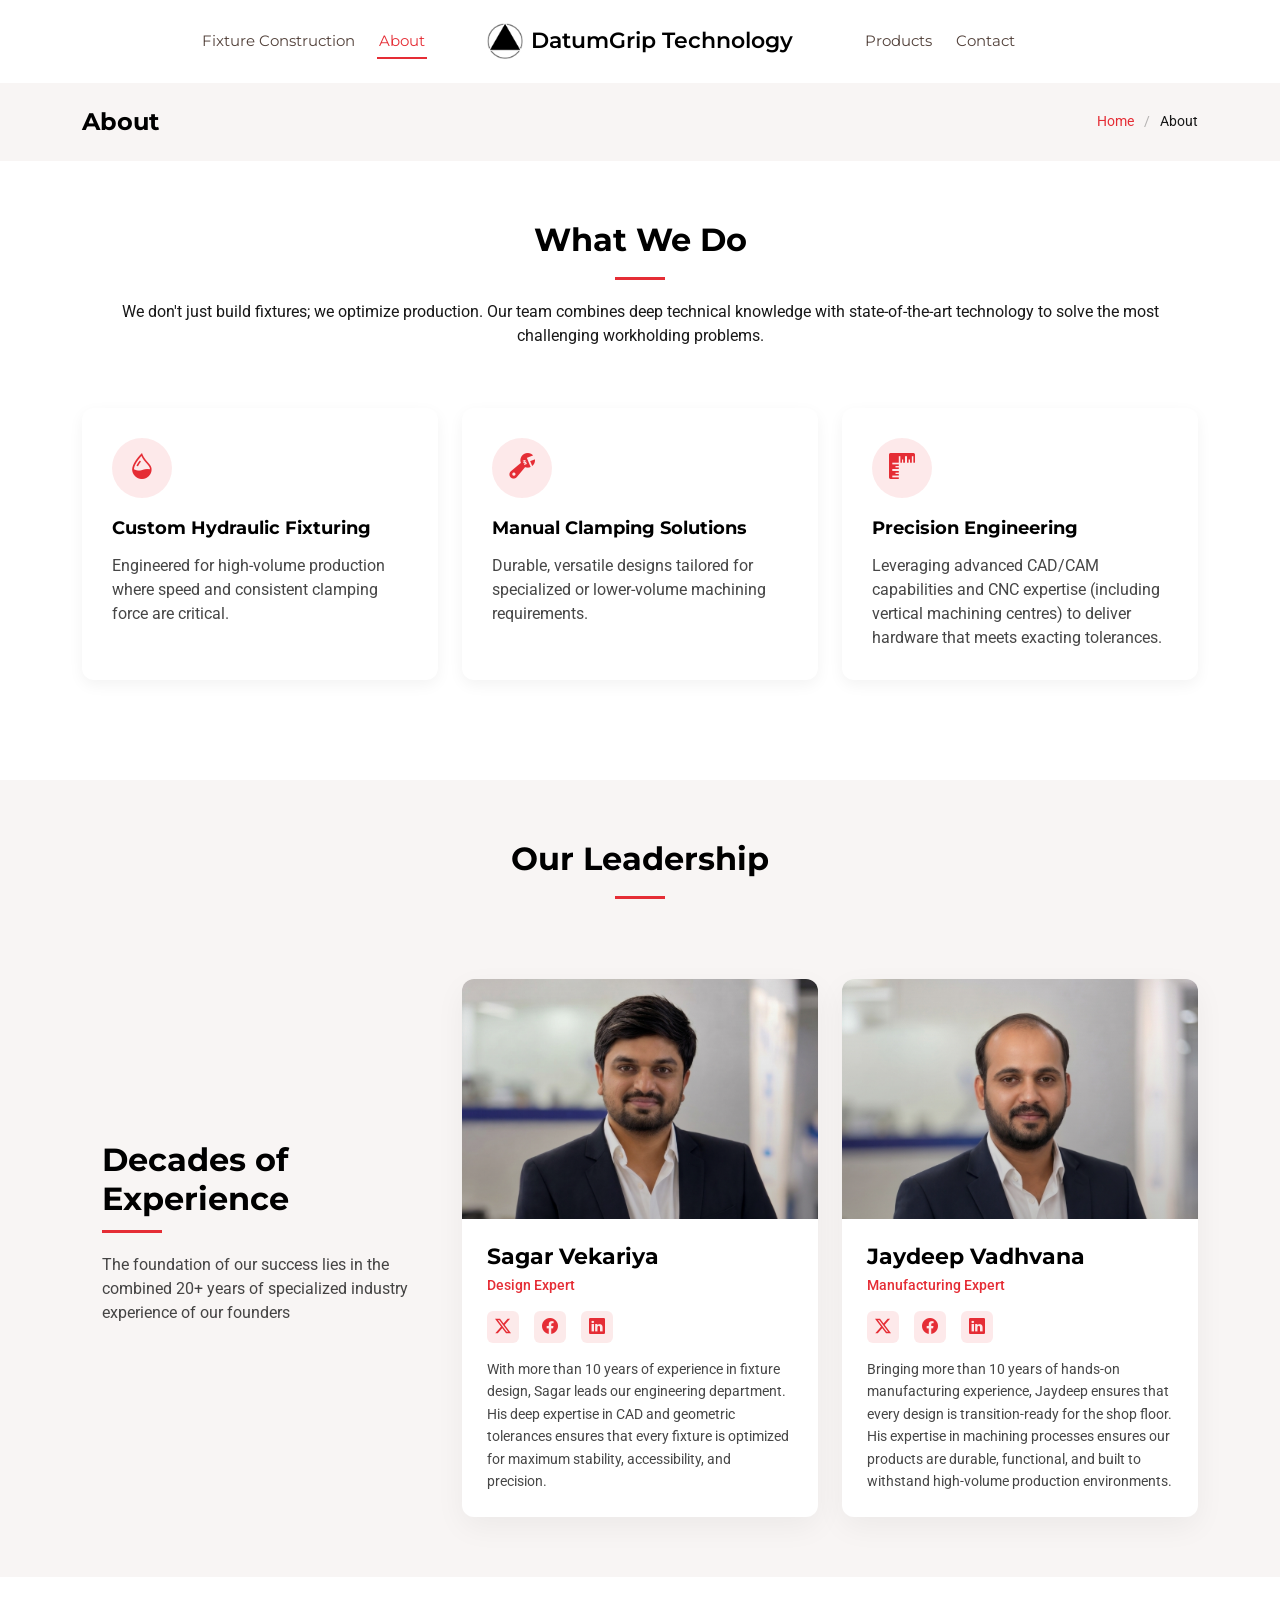
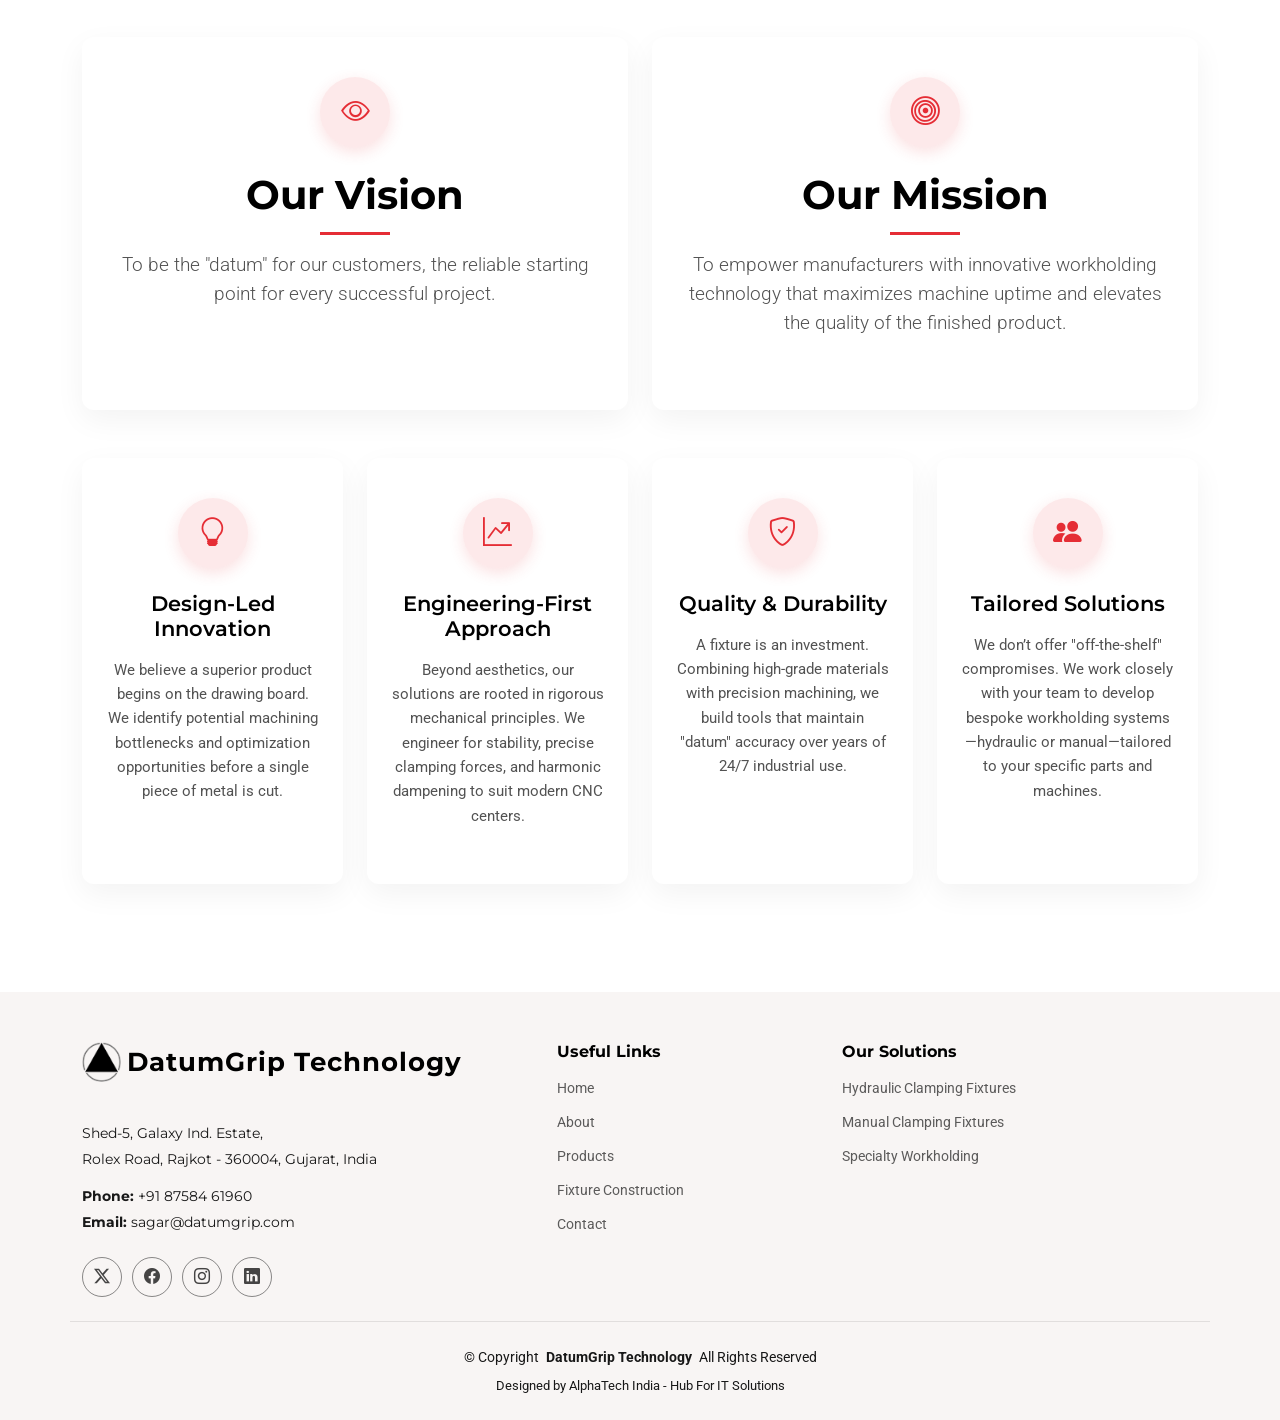
<file: about.html>
<!doctype html>
<html lang="en">
  <head>
    <meta charset="utf-8" />
    <meta content="width=device-width, initial-scale=1.0" name="viewport" />
    <title>About - DatumGrip Technology</title>
    <meta name="description" content="" />
    <meta name="keywords" content="" />

    <!-- Favicons -->
    <link href="assets/images/favicon.png" rel="icon" />
    <link href="assets/images/favicon.png" rel="apple-touch-icon" />


    <!-- Fonts -->
    <link href="https://fonts.googleapis.com" rel="preconnect" />
    <link href="https://fonts.gstatic.com" rel="preconnect" crossorigin />
    <link
      href="https://fonts.googleapis.com/css2?family=Roboto:ital,wght@0,100;0,300;0,400;0,500;0,700;0,900;1,100;1,300;1,400;1,500;1,700;1,900&family=Montserrat:ital,wght@0,100;0,200;0,300;0,400;0,500;0,600;0,700;0,800;0,900;1,100;1,200;1,300;1,400;1,500;1,600;1,700;1,800;1,900&family=Raleway:ital,wght@0,100;0,200;0,300;0,400;0,500;0,600;0,700;0,800;0,900;1,100;1,200;1,300;1,400;1,500;1,600;1,700;1,800;1,900&display=swap"
      rel="stylesheet"
    />

    <!-- Vendor CSS Files -->
    <link href="assets/vendor/bootstrap/css/bootstrap.min.css" rel="stylesheet" />
    <link href="assets/vendor/bootstrap-icons/bootstrap-icons.css" rel="stylesheet" />
    <link href="assets/vendor/aos/aos.css" rel="stylesheet" />
    <link href="assets/vendor/swiper/swiper-bundle.min.css" rel="stylesheet" />

    <!-- Main CSS File -->
    <link href="assets/css/main.css" rel="stylesheet" />
  </head>

  <body class="about-page">
    <header id="header" class="header d-flex align-items-center sticky-top">
      <div class="container-fluid container-xl position-relative header-inner d-flex align-items-center">
        <nav id="navmenu" class="navmenu">
          <div class="navmenu-panels">
            <ul class="nav-left">
              <li><a href="fixture-construction.html">Fixture Construction</a></li>
              <li><a href="about.html" class="active">About</a></li>
            </ul>
            <a href="index.html" class="logo d-flex align-items-center">
              <!-- Uncomment the line below if you also wish to use an image logo -->
              <!-- <img src="assets/img/logo.webp" alt=""> -->
              <img src="assets/images/logo.png" alt="DatumGrip Technology logo" />
              <h1 class="sitename">DatumGrip Technology</h1>
            </a>
            <ul class="nav-right">
              <li><a href="products.html">Products</a></li>
              <li><a href="contact.html">Contact</a></li>
            </ul>
          </div>
          <i class="mobile-nav-toggle d-xl-none bi bi-list"></i>
        </nav>
      </div>
    </header>

    <main class="main">
      <!-- Page Title -->
      <div class="page-title light-background">
        <div class="container d-lg-flex justify-content-between align-items-center">
          <h1 class="mb-2 mb-lg-0">About</h1>
          <nav class="breadcrumbs">
            <ol>
              <li><a href="index.html">Home</a></li>
              <li class="current">About</li>
            </ol>
          </nav>
        </div>
      </div>
      <!-- End Page Title -->

      <!-- What We Do Section -->
      <section id="what-we-do" class="service-details section">
        <div class="container section-title" data-aos="fade-up">
          <h2>What We Do</h2>
          <p>
            We don't just build fixtures; we optimize production. Our team combines deep technical knowledge with
            state-of-the-art technology to solve the most challenging workholding problems.
          </p>
        </div>
        <!-- End Section Title -->

        <div class="container" data-aos="fade-up" data-aos-delay="100">
          <div class="service-content">
            <div class="service-features">
              <div class="row g-4">
                <div class="col-md-4" data-aos="fade-up" data-aos-delay="100">
                  <div class="feature-card">
                    <div class="icon-wrapper">
                      <i class="bi bi-droplet-half"></i>
                    </div>
                    <h4>Custom Hydraulic Fixturing</h4>
                    <p>Engineered for high-volume production where speed and consistent clamping force are critical.</p>
                  </div>
                </div>
                <div class="col-md-4" data-aos="fade-up" data-aos-delay="200">
                  <div class="feature-card">
                    <div class="icon-wrapper">
                      <i class="bi bi-wrench-adjustable"></i>
                    </div>
                    <h4>Manual Clamping Solutions</h4>
                    <p>Durable, versatile designs tailored for specialized or lower-volume machining requirements.</p>
                  </div>
                </div>
                <div class="col-md-4" data-aos="fade-up" data-aos-delay="300">
                  <div class="feature-card">
                    <div class="icon-wrapper">
                      <i class="bi bi-rulers"></i>
                    </div>
                    <h4>Precision Engineering</h4>
                    <p>
                      Leveraging advanced CAD/CAM capabilities and CNC expertise (including vertical machining centres)
                      to deliver hardware that meets exacting tolerances.
                    </p>
                  </div>
                </div>
              </div>
            </div>
          </div>
        </div>
      </section>
      <!-- /What We Do Section -->

      <!-- Team Section -->
      <section id="team" class="team section light-background">
        <!-- Section Title -->
        <div class="container section-title" data-aos="fade-up">
          <h2>Our Leadership</h2>
          <!-- <p>The foundation of our success lies in the combined 20+ years of specialized industry experience of our founders</p> -->
        </div>
        <!-- End Section Title -->

        <div class="container" data-aos="fade-up" data-aos-delay="100">
          <div class="row">
            <div class="col-lg-4 team-intro" data-aos="fade-right" data-aos-delay="200">
              <div class="team-intro-content">
                <h2>Decades of Experience</h2>
                <p>
                  The foundation of our success lies in the combined 20+ years of specialized industry experience of our
                  founders
                </p>
              </div>
            </div>

            <div class="col-lg-8 team-grid-wrap">
              <div class="row g-4">
                <div class="col-md-6">
                  <div class="member-card">
                    <div class="member-image">
                      <img
                        src="assets/images/sagar.png"
                        class="img-fluid"
                        style="object-position: center"
                        alt=""
                        loading="lazy"
                      />
                    </div>
                    <div class="member-info">
                      <h3>Sagar Vekariya</h3>
                      <span>Design Expert</span>
                      <div class="member-social">
                        <a href="#"><i class="bi bi-twitter-x"></i></a>
                        <a href="#"><i class="bi bi-facebook"></i></a>
                        <a href="#"><i class="bi bi-linkedin"></i></a>
                      </div>
                      <div class="member-bio">
                        <p>
                          With more than 10 years of experience in fixture design, Sagar leads our engineering
                          department. His deep expertise in CAD and geometric tolerances ensures that every fixture is
                          optimized for maximum stability, accessibility, and precision.
                        </p>
                      </div>
                    </div>
                  </div>
                </div>
                <!-- End card item -->

                <div class="col-md-6">
                  <div class="member-card">
                    <div class="member-image">
                      <img src="assets/images/jaydeep.png" class="img-fluid" alt="Jaydeep" loading="lazy" />
                    </div>
                    <div class="member-info">
                      <h3>Jaydeep Vadhvana</h3>
                      <span>Manufacturing Expert</span>
                      <div class="member-social">
                        <a href="#"><i class="bi bi-twitter-x"></i></a>
                        <a href="#"><i class="bi bi-facebook"></i></a>
                        <a href="#"><i class="bi bi-linkedin"></i></a>
                      </div>
                      <div class="member-bio">
                        <p>
                          Bringing more than 10 years of hands-on manufacturing experience, Jaydeep ensures that every
                          design is transition-ready for the shop floor. His expertise in machining processes ensures
                          our products are durable, functional, and built to withstand high-volume production
                          environments.
                        </p>
                      </div>
                    </div>
                  </div>
                </div>
                <!-- End card item -->
              </div>
            </div>
          </div>
        </div>
      </section>
      <!-- /Team Section -->

      <!-- About Section -->
      <section id="about" class="about section">
        <div class="container" data-aos="fade-up" data-aos-delay="100">
          <div class="row g-4 justify-content-center mb-5">
            <div class="col-md-6" data-aos="fade-up" data-aos-delay="200">
              <div class="vision-mission-box">
                <div class="icon-container">
                  <i class="bi bi-eye"></i>
                </div>
                <h2 class="section-heading">Our Vision</h2>
                <p class="lead">
                  To be the "datum" for our customers, the reliable starting point for every successful project.
                </p>
              </div>
            </div>
            <div class="col-md-6" data-aos="fade-up" data-aos-delay="300">
              <div class="vision-mission-box">
                <div class="icon-container">
                  <i class="bi bi-bullseye"></i>
                </div>
                <h2 class="section-heading">Our Mission</h2>
                <p class="lead">
                  To empower manufacturers with innovative workholding technology that maximizes machine uptime and
                  elevates the quality of the finished product.
                </p>
              </div>
            </div>
          </div>

          <div class="row g-4 mb-5">
            <div class="col-md-6 col-lg-3" data-aos="fade-up" data-aos-delay="100">
              <div class="feature-box">
                <div class="icon-container">
                  <i class="bi bi-lightbulb"></i>
                </div>
                <h4>Design-Led Innovation</h4>
                <p>
                  We believe a superior product begins on the drawing board. We identify potential machining bottlenecks
                  and optimization opportunities before a single piece of metal is cut.
                </p>
              </div>
            </div>

            <div class="col-md-6 col-lg-3" data-aos="fade-up" data-aos-delay="200">
              <div class="feature-box">
                <div class="icon-container">
                  <i class="bi bi-graph-up-arrow"></i>
                </div>
                <h4>Engineering-First Approach</h4>
                <p>
                  Beyond aesthetics, our solutions are rooted in rigorous mechanical principles. We engineer for
                  stability, precise clamping forces, and harmonic dampening to suit modern CNC centers.
                </p>
              </div>
            </div>

            <div class="col-md-6 col-lg-3" data-aos="fade-up" data-aos-delay="300">
              <div class="feature-box">
                <div class="icon-container">
                  <i class="bi bi-shield-check"></i>
                </div>
                <h4>Quality & Durability</h4>
                <p>
                  A fixture is an investment. Combining high-grade materials with precision machining, we build tools
                  that maintain "datum" accuracy over years of 24/7 industrial use.
                </p>
              </div>
            </div>

            <div class="col-md-6 col-lg-3" data-aos="fade-up" data-aos-delay="400">
              <div class="feature-box">
                <div class="icon-container">
                  <i class="bi bi-people-fill"></i>
                </div>
                <h4>Tailored Solutions</h4>
                <p>
                  We don’t offer "off-the-shelf" compromises. We work closely with your team to develop bespoke
                  workholding systems—hydraulic or manual—tailored to your specific parts and machines.
                </p>
              </div>
            </div>
          </div>
        </div>
      </section>
      <!-- /About Section -->
    </main>

    <footer id="footer" class="footer position-relative light-background">
      <div class="container footer-top">
        <div class="row gy-4">
          <div class="col-lg-5 col-md-12 footer-about">
            <a href="index.html" class="logo d-flex align-items-center">
              <img src="assets/images/logo.png" alt="DatumGrip Technology logo" />
              <span class="sitename">DatumGrip Technology</span>
            </a>
            <div class="footer-contact pt-3">
              <p>Shed-5, Galaxy Ind. Estate,</p>
              <p>Rolex Road, Rajkot - 360004, Gujarat, India</p>
              <p class="mt-3"><strong>Phone:</strong> <span>+91 87584 61960</span></p>
              <p><strong>Email:</strong> <span>sagar@datumgrip.com</span></p>
            </div>
            <div class="social-links d-flex mt-4">
              <a href="#"><i class="bi bi-twitter-x"></i></a>
              <a href="#"><i class="bi bi-facebook"></i></a>
              <a href="#"><i class="bi bi-instagram"></i></a>
              <a href="#"><i class="bi bi-linkedin"></i></a>
            </div>
          </div>

          <div class="col-lg-3 col-md-6 footer-links">
            <h4>Useful Links</h4>
            <ul>
              <li><a href="index.html">Home</a></li>
              <li><a href="about.html">About</a></li>
              <li><a href="products.html">Products</a></li>
              <li><a href="fixture-construction.html">Fixture Construction</a></li>
              <li><a href="contact.html">Contact</a></li>
            </ul>
          </div>

          <div class="col-lg-4 col-md-6 footer-links">
            <h4>Our Solutions</h4>
            <ul>
              <li><a href="products.html">Hydraulic Clamping Fixtures</a></li>
              <li><a href="products.html">Manual Clamping Fixtures</a></li>
              <li><a href="products.html">Specialty Workholding</a></li>
            </ul>
          </div>
        </div>
      </div>

      <div class="container copyright text-center mt-4">
        <p>
          © <span>Copyright</span> <strong class="px-1 sitename">DatumGrip Technology</strong>
          <span>All Rights Reserved</span>
        </p>
        <div class="credits">Designed by AlphaTech India - Hub For IT Solutions</div>
      </div>
    </footer>

    <!-- Scroll Top -->
    <a href="#" id="scroll-top" class="scroll-top d-flex align-items-center justify-content-center"
      ><i class="bi bi-arrow-up-short"></i
    ></a>

    <!-- Vendor JS Files -->
    <script src="assets/vendor/bootstrap/js/bootstrap.bundle.min.js"></script>
    <script src="assets/vendor/aos/aos.js"></script>
    <script src="assets/vendor/swiper/swiper-bundle.min.js"></script>

    <!-- Main JS File -->
    <script src="assets/js/main.js"></script>
  </body>
</html>
</file>
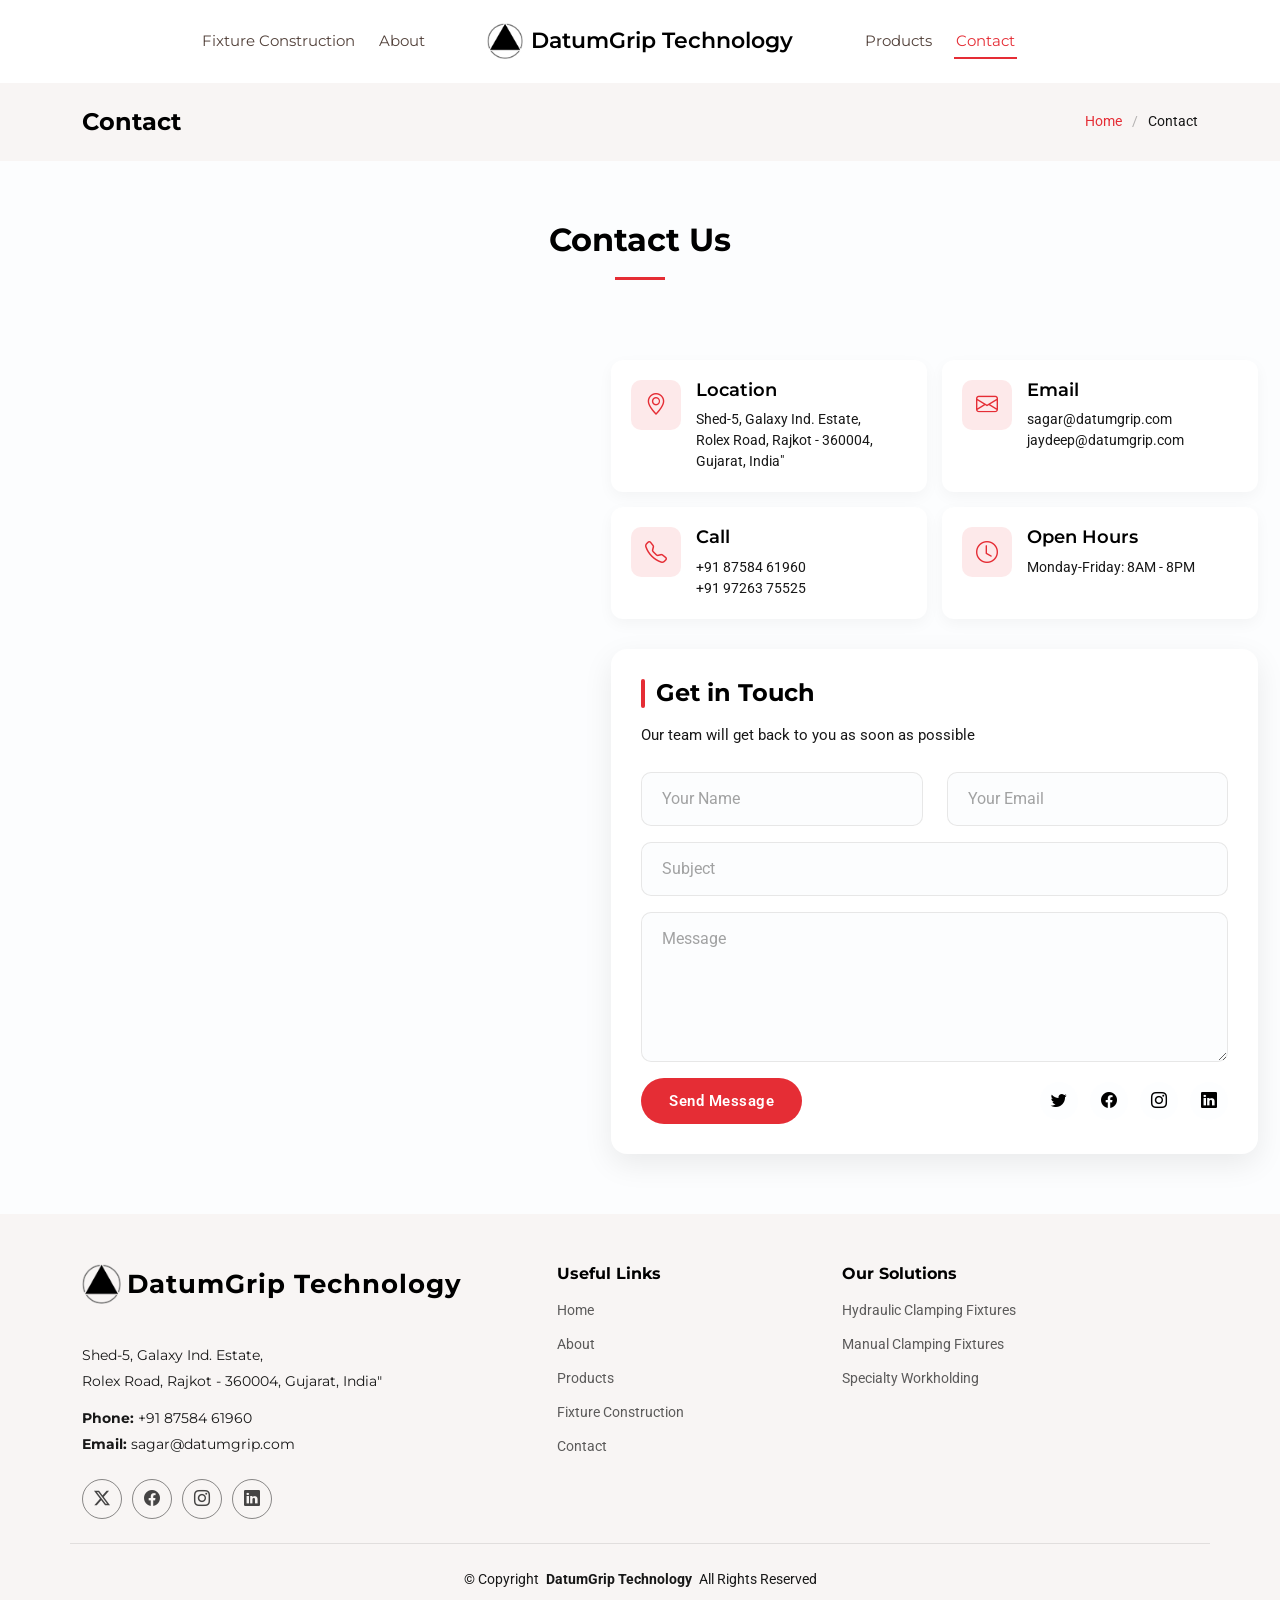
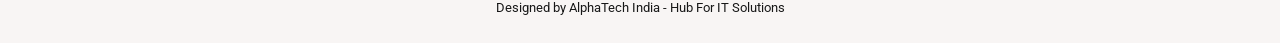
<file: contact.html>
<!doctype html>
<html lang="en">
  <head>
    <meta charset="utf-8" />
    <meta content="width=device-width, initial-scale=1.0" name="viewport" />
    <title>Contact - DatumGrip Technology</title>
    <meta name="description" content="" />
    <meta name="keywords" content="" />

    <!-- Favicons -->
    <link href="assets/images/favicon.png" rel="icon" />
    <link href="assets/images/favicon.png" rel="apple-touch-icon" />

    <!-- Fonts -->
    <link href="https://fonts.googleapis.com" rel="preconnect" />
    <link href="https://fonts.gstatic.com" rel="preconnect" crossorigin />
    <link
      href="https://fonts.googleapis.com/css2?family=Roboto:ital,wght@0,100;0,300;0,400;0,500;0,700;0,900;1,100;1,300;1,400;1,500;1,700;1,900&family=Montserrat:ital,wght@0,100;0,200;0,300;0,400;0,500;0,600;0,700;0,800;0,900;1,100;1,200;1,300;1,400;1,500;1,600;1,700;1,800;1,900&family=Raleway:ital,wght@0,100;0,200;0,300;0,400;0,500;0,600;0,700;0,800;0,900;1,100;1,200;1,300;1,400;1,500;1,600;1,700;1,800;1,900&display=swap"
      rel="stylesheet"
    />

    <!-- Vendor CSS Files -->
    <link href="assets/vendor/bootstrap/css/bootstrap.min.css" rel="stylesheet" />
    <link href="assets/vendor/bootstrap-icons/bootstrap-icons.css" rel="stylesheet" />
    <link href="assets/vendor/aos/aos.css" rel="stylesheet" />
    <link href="assets/vendor/swiper/swiper-bundle.min.css" rel="stylesheet" />

    <!-- Main CSS File -->
    <link href="assets/css/main.css" rel="stylesheet" />
  </head>

  <body class="contact-page">
    <header id="header" class="header d-flex align-items-center sticky-top">
      <div class="container-fluid container-xl position-relative header-inner d-flex align-items-center">
        <nav id="navmenu" class="navmenu">
          <div class="navmenu-panels">
            <ul class="nav-left">
              <li><a href="fixture-construction.html">Fixture Construction</a></li>
              <li><a href="about.html">About</a></li>
            </ul>
            <a href="index.html" class="logo d-flex align-items-center">
              <!-- Uncomment the line below if you also wish to use an image logo -->
              <img src="assets/images/logo.png" alt="DatumGrip Technology logo" />
              <h1 class="sitename">DatumGrip Technology</h1>
            </a>
            <ul class="nav-right">
              <li><a href="products.html">Products</a></li>
              <li><a href="contact.html" class="active">Contact</a></li>
            </ul>
          </div>
          <i class="mobile-nav-toggle d-xl-none bi bi-list"></i>
        </nav>
      </div>
    </header>

    <main class="main">
      <!-- Page Title -->
      <div class="page-title light-background">
        <div class="container d-lg-flex justify-content-between align-items-center">
          <h1 class="mb-2 mb-lg-0">Contact</h1>
          <nav class="breadcrumbs">
            <ol>
              <li><a href="index.html">Home</a></li>
              <li class="current">Contact</li>
            </ol>
          </nav>
        </div>
      </div>
      <!-- End Page Title -->

      <!-- Contact Section -->
      <section id="contact" class="contact section">
        <!-- Section Title -->
        <div class="container section-title" data-aos="fade-up">
          <h2>Contact Us</h2>
        </div>
        <!-- End Section Title -->
        <div class="container" data-aos="fade-up" data-aos-delay="100">
          <div class="contact-main-wrapper">
            <div class="map-wrapper">
              <iframe
                src="https://www.google.com/maps/embed?pb=!1m18!1m12!1m3!1d3558.433568138835!2d70.80008657512852!3d22.237157079732103!2m3!1f0!2f0!3f0!3m2!1i1024!2i768!4f13.1!3m3!1m2!1s0x3959cb718974e307%3A0x3da9623382437aba!2sDatumgrip%20Technology!5e1!3m2!1sen!2sin!4v1783277104420!5m2!1sen!2sin"
                width="100%"
                height="100%"
                style="border: 0"
                allowfullscreen=""
                loading="lazy"
                referrerpolicy="no-referrer-when-downgrade"
              ></iframe>
            </div>

            <div class="contact-content">
              <div class="contact-cards-container" data-aos="fade-up" data-aos-delay="300">
                <div class="contact-card">
                  <div class="icon-box">
                    <i class="bi bi-geo-alt"></i>
                  </div>
                  <div class="contact-text">
                    <h4>Location</h4>
                    <p>Shed-5, Galaxy Ind. Estate,</p>
                    <p>Rolex Road, Rajkot - 360004, Gujarat, India"</p>
                  </div>
                </div>

                <div class="contact-card">
                  <div class="icon-box">
                    <i class="bi bi-envelope"></i>
                  </div>
                  <div class="contact-text">
                    <h4>Email</h4>
                    <p>sagar@datumgrip.com</p>
                    <p>jaydeep@datumgrip.com</p>
                  </div>
                </div>

                <div class="contact-card">
                  <div class="icon-box">
                    <i class="bi bi-telephone"></i>
                  </div>
                  <div class="contact-text">
                    <h4>Call</h4>
                    <p>+91 87584 61960</p>
                    <p>+91 97263 75525</p>
                  </div>
                </div>

                <div class="contact-card">
                  <div class="icon-box">
                    <i class="bi bi-clock"></i>
                  </div>
                  <div class="contact-text">
                    <h4>Open Hours</h4>
                    <p>Monday-Friday: 8AM - 8PM</p>
                  </div>
                </div>
              </div>

              <div class="contact-form-container" data-aos="fade-up" data-aos-delay="400">
                <h3>Get in Touch</h3>
                <p>Our team will get back to you as soon as possible</p>

                <form id="contact-form" action="https://formspree.io/f/xqevvjgz" method="POST" class="php-email-form">
                  <div class="row">
                    <div class="col-md-6 form-group">
                      <input
                        type="text"
                        name="name"
                        class="form-control"
                        id="name"
                        placeholder="Your Name"
                        required=""
                      />
                    </div>
                    <div class="col-md-6 form-group mt-3 mt-md-0">
                      <input
                        type="email"
                        class="form-control"
                        name="email"
                        id="email"
                        placeholder="Your Email"
                        required=""
                      />
                    </div>
                  </div>
                  <div class="form-group mt-3">
                    <input
                      type="text"
                      class="form-control"
                      name="subject"
                      id="subject"
                      placeholder="Subject"
                      required=""
                    />
                  </div>
                  <div class="form-group mt-3">
                    <textarea class="form-control" name="message" rows="5" placeholder="Message" required=""></textarea>
                  </div>

                  <div class="my-3">
                    <div class="loading">Loading</div>
                    <div class="error-message"></div>
                    <div class="sent-message">Your message has been sent. Thank you!</div>
                  </div>

                  <div class="form-submit">
                    <button type="submit">Send Message</button>
                    <div class="social-links">
                      <a href="#"><i class="bi bi-twitter"></i></a>
                      <a href="#"><i class="bi bi-facebook"></i></a>
                      <a href="#"><i class="bi bi-instagram"></i></a>
                      <a href="#"><i class="bi bi-linkedin"></i></a>
                    </div>
                  </div>
                </form>
              </div>
            </div>
          </div>
        </div>
      </section>
      <!-- /Contact Section -->
    </main>

    <footer id="footer" class="footer position-relative light-background">
      <div class="container footer-top">
        <div class="row gy-4">
          <div class="col-lg-5 col-md-12 footer-about">
            <a href="index.html" class="logo d-flex align-items-center">
              <img src="assets/images/logo.png" alt="DatumGrip Technology logo" />
              <span class="sitename">DatumGrip Technology</span>
            </a>
            <div class="footer-contact pt-3">
              <p>Shed-5, Galaxy Ind. Estate,</p>
              <p>Rolex Road, Rajkot - 360004, Gujarat, India"</p>
              <p class="mt-3"><strong>Phone:</strong> <span>+91 87584 61960</span></p>
              <p><strong>Email:</strong> <span>sagar@datumgrip.com</span></p>
            </div>
            <div class="social-links d-flex mt-4">
              <a href="#"><i class="bi bi-twitter-x"></i></a>
              <a href="#"><i class="bi bi-facebook"></i></a>
              <a href="#"><i class="bi bi-instagram"></i></a>
              <a href="#"><i class="bi bi-linkedin"></i></a>
            </div>
          </div>

          <div class="col-lg-3 col-md-6 footer-links">
            <h4>Useful Links</h4>
            <ul>
              <li><a href="index.html">Home</a></li>
              <li><a href="about.html">About</a></li>
              <li><a href="products.html">Products</a></li>
              <li><a href="fixture-construction.html">Fixture Construction</a></li>
              <li><a href="contact.html">Contact</a></li>
            </ul>
          </div>

          <div class="col-lg-4 col-md-6 footer-links">
            <h4>Our Solutions</h4>
            <ul>
              <li><a href="products.html">Hydraulic Clamping Fixtures</a></li>
              <li><a href="products.html">Manual Clamping Fixtures</a></li>
              <li><a href="products.html">Specialty Workholding</a></li>
            </ul>
          </div>
        </div>
      </div>

      <div class="container copyright text-center mt-4">
        <p>
          © <span>Copyright</span> <strong class="px-1 sitename">DatumGrip Technology</strong>
          <span>All Rights Reserved</span>
        </p>
        <div class="credits">Designed by AlphaTech India - Hub For IT Solutions</div>
      </div>
    </footer>

    <!-- Scroll Top -->
    <a href="#" id="scroll-top" class="scroll-top d-flex align-items-center justify-content-center"
      ><i class="bi bi-arrow-up-short"></i
    ></a>

    <!-- Vendor JS Files -->
    <script src="assets/vendor/bootstrap/js/bootstrap.bundle.min.js"></script>
    <script src="assets/vendor/aos/aos.js"></script>
    <script src="assets/vendor/swiper/swiper-bundle.min.js"></script>

    <!-- Main JS File -->
    <script src="assets/js/main.js"></script>
  </body>
</html>
</file>
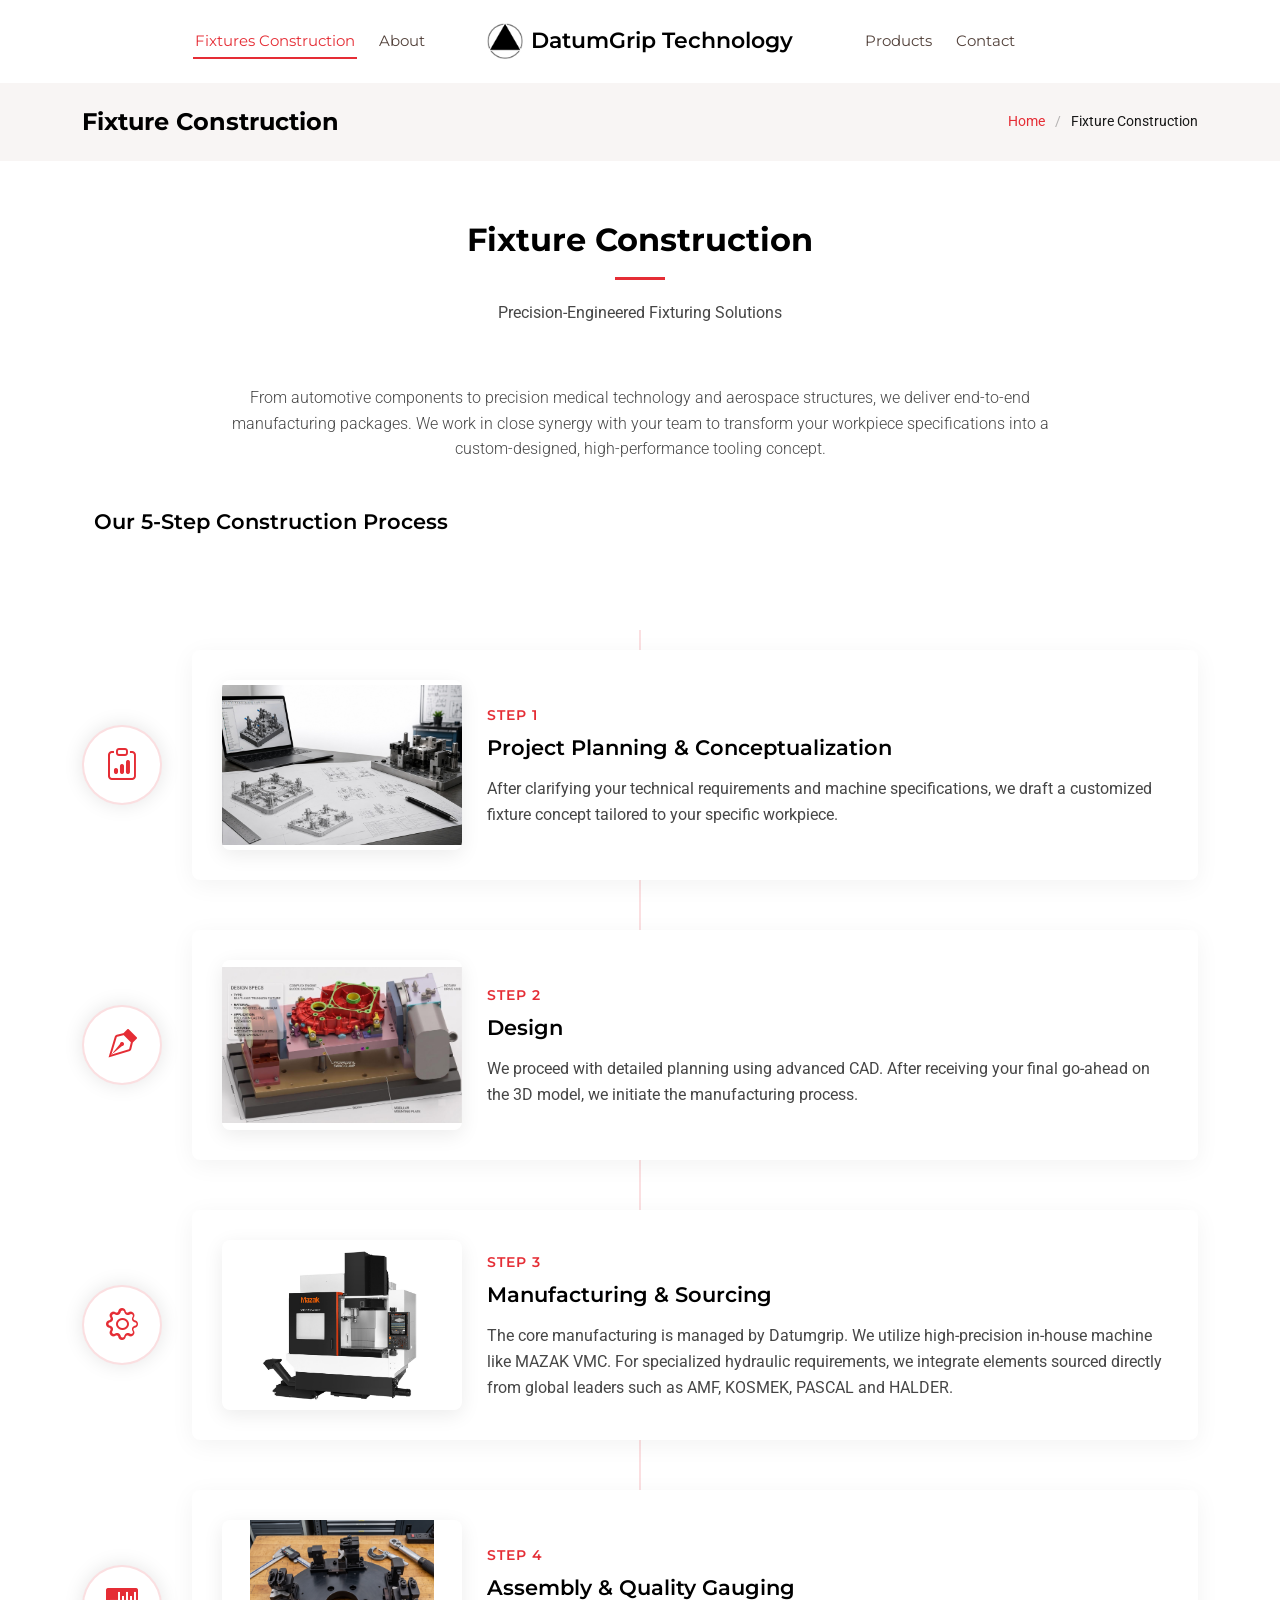
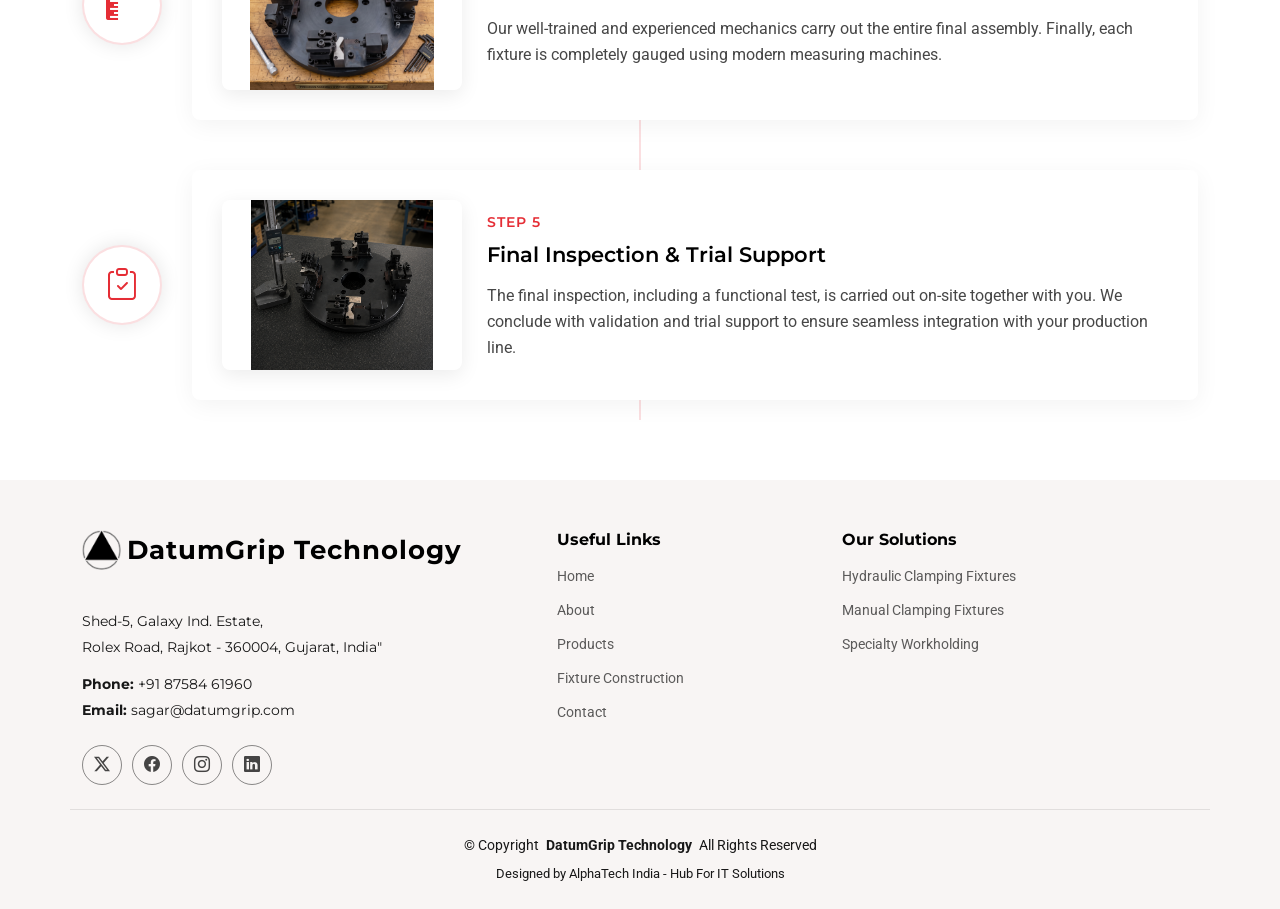
<file: fixture-construction.html>
<!doctype html>
<html lang="en">
  <head>
    <meta charset="utf-8" />
    <meta content="width=device-width, initial-scale=1.0" name="viewport" />
    <title>Fixture Construction - DatumGrip Technology</title>
    <meta name="description" content="" />
    <meta name="keywords" content="" />

    <!-- Favicons -->
    <link href="assets/images/favicon.png" rel="icon" />
    <link href="assets/images/favicon.png" rel="apple-touch-icon" />


    <!-- Fonts -->
    <link href="https://fonts.googleapis.com" rel="preconnect" />
    <link href="https://fonts.gstatic.com" rel="preconnect" crossorigin />
    <link
      href="https://fonts.googleapis.com/css2?family=Roboto:ital,wght@0,100;0,300;0,400;0,500;0,700;0,900;1,100;1,300;1,400;1,500;1,700;1,900&family=Montserrat:ital,wght@0,100;0,200;0,300;0,400;0,500;0,600;0,700;0,800;0,900;1,100;1,200;1,300;1,400;1,500;1,600;1,700;1,800;1,900&family=Raleway:ital,wght@0,100;0,200;0,300;0,400;0,500;0,600;0,700;0,800;0,900;1,100;1,200;1,300;1,400;1,500;1,600;1,700;1,800;1,900&display=swap"
      rel="stylesheet"
    />

    <!-- Vendor CSS Files -->
    <link href="assets/vendor/bootstrap/css/bootstrap.min.css" rel="stylesheet" />
    <link href="assets/vendor/bootstrap-icons/bootstrap-icons.css" rel="stylesheet" />
    <link href="assets/vendor/aos/aos.css" rel="stylesheet" />
    <link href="assets/vendor/swiper/swiper-bundle.min.css" rel="stylesheet" />

    <!-- Main CSS File -->
    <link href="assets/css/main.css" rel="stylesheet" />
  </head>

  <body class="fixture-construction-page">
    <header id="header" class="header d-flex align-items-center sticky-top">
      <div class="container-fluid container-xl position-relative header-inner d-flex align-items-center">
        <nav id="navmenu" class="navmenu">
          <div class="navmenu-panels">
            <ul class="nav-left">
              <li><a href="fixture-construction.html" class="active">Fixtures Construction</a></li>
              <li><a href="about.html">About</a></li>
            </ul>
            <a href="index.html" class="logo d-flex align-items-center">
              <!-- Uncomment the line below if you also wish to use an image logo -->
              <!-- <img src="assets/img/logo.webp" alt=""> -->
              <img src="assets/images/logo.png" alt="DatumGrip Technology logo" />
              <h1 class="sitename">DatumGrip Technology</h1>
            </a>
            <ul class="nav-right">
              <li><a href="products.html">Products</a></li>
              <li><a href="contact.html">Contact</a></li>
            </ul>
          </div>
          <i class="mobile-nav-toggle d-xl-none bi bi-list"></i>
        </nav>
      </div>
    </header>

    <main class="main">
      <!-- Page Title -->
      <div class="page-title light-background">
        <div class="container d-lg-flex justify-content-between align-items-center">
          <h1 class="mb-2 mb-lg-0">Fixture Construction</h1>
          <nav class="breadcrumbs">
            <ol>
              <li><a href="index.html">Home</a></li>
              <li class="current">Fixture Construction</li>
            </ol>
          </nav>
        </div>
      </div>
      <!-- End Page Title -->

      <!-- Fixture Construction Section -->
      <section id="how-we-work" class="how-we-work section">
        <!-- Section Title -->
        <div class="container section-title" data-aos="fade-up">
          <h2>Fixture Construction</h2>
          <p>Precision-Engineered Fixturing Solutions</p>
        </div>
        <!-- End Section Title -->

        <div class="container" data-aos="fade-up" data-aos-delay="100">
          <div class="row justify-content-center mb-5">
            <div class="col-lg-9 text-center" data-aos="fade-up" data-aos-delay="200">
              <p class="lead">
                From automotive components to precision medical technology and aerospace structures, we deliver
                end-to-end manufacturing packages. We work in close synergy with your team to transform your workpiece
                specifications into a custom-designed, high-performance tooling concept.
              </p>
            </div>
          </div>

          <!-- Section Title -->
          <div class="container section-title" data-aos="fade-up">
            <!-- <h2>Fixture Construction</h2> -->
            <h3>Our 5-Step Construction Process</h3>
          </div>

          <div class="steps-wrapper">
            <div class="step-item" data-aos="fade-right" data-aos-delay="200">
              <div class="step-content">
                <div class="step-icon">
                  <i class="bi bi-clipboard-data"></i>
                </div>
                <div class="step-info">
                  <div class="step-image">
                    <img
                      src="assets/images/fixture-construction/step-1.jpeg"
                      alt="Project Planning &amp; Conceptualization"
                      loading="lazy"
                    />
                  </div>
                  <div class="step-text">
                    <span class="step-number">Step 1</span>
                    <h3>Project Planning &amp; Conceptualization</h3>
                    <p>
                      After clarifying your technical requirements and machine specifications, we draft a customized
                      fixture concept tailored to your specific workpiece.
                    </p>
                  </div>
                </div>
              </div>
            </div>
            <!-- End Step Item -->

            <div class="step-item" data-aos="fade-left" data-aos-delay="300">
              <div class="step-content">
                <div class="step-icon">
                  <i class="bi bi-vector-pen"></i>
                </div>
                <div class="step-info">
                  <div class="step-image">
                    <img src="assets/images/fixture-construction/DESIGN.jpeg" alt="Design" loading="lazy" />
                  </div>
                  <div class="step-text">
                    <span class="step-number">Step 2</span>
                    <h3>Design</h3>
                    <p>
                      We proceed with detailed planning using advanced CAD. After receiving your final go-ahead on the
                      3D model, we initiate the manufacturing process.
                    </p>
                  </div>
                </div>
              </div>
            </div>
            <!-- End Step Item -->

            <div class="step-item" data-aos="fade-right" data-aos-delay="400">
              <div class="step-content">
                <div class="step-icon">
                  <i class="bi bi-gear"></i>
                </div>
                <div class="step-info">
                  <div class="step-image">
                    <img
                      src="assets/images/fixture-construction/MANUFACTURING.jpg"
                      alt="Manufacturing"
                      loading="lazy"
                    />
                  </div>
                  <div class="step-text">
                    <span class="step-number">Step 3</span>
                    <h3>Manufacturing &amp; Sourcing</h3>
                    <p>
                      The core manufacturing is managed by Datumgrip. We utilize high-precision in-house machine like MAZAK VMC. 
                      For specialized hydraulic requirements, we integrate elements sourced directly from global leaders such as AMF, KOSMEK, PASCAL and HALDER.
                    </p>
                  </div>
                </div>
              </div>
            </div>
            <!-- End Step Item -->

            <div class="step-item" data-aos="fade-left" data-aos-delay="500">
              <div class="step-content">
                <div class="step-icon">
                  <i class="bi bi-rulers"></i>
                </div>
                <div class="step-info">
                  <div class="step-image">
                    <img
                      src="assets/images/fixture-construction/Assembly.png"
                      alt="Assembly &amp; Quality Gauging"
                      loading="lazy"
                    />
                  </div>
                  <div class="step-text">
                    <span class="step-number">Step 4</span>
                    <h3>Assembly &amp; Quality Gauging</h3>
                    <p>
                      Our well-trained and experienced mechanics carry out the entire final assembly. Finally, each
                      fixture is completely gauged using modern measuring machines.
                    </p>
                  </div>
                </div>
              </div>
            </div>
            <!-- End Step Item -->

            <div class="step-item" data-aos="fade-right" data-aos-delay="600">
              <div class="step-content">
                <div class="step-icon">
                  <i class="bi bi-clipboard-check"></i>
                </div>
                <div class="step-info">
                  <div class="step-image">
                    <img
                      src="assets/images/fixture-construction/inspection%20.png"
                      alt="Final Inspection &amp; Trial Support"
                      loading="lazy"
                    />
                  </div>
                  <div class="step-text">
                    <span class="step-number">Step 5</span>
                    <h3>Final Inspection &amp; Trial Support</h3>
                    <p>
                      The final inspection, including a functional test, is carried out on-site together with you. We
                      conclude with validation and trial support to ensure seamless integration with your production
                      line.
                    </p>
                  </div>
                </div>
              </div>
            </div>
            <!-- End Step Item -->
          </div>
        </div>
      </section>
      <!-- /Fixture Construction Section -->
    </main>

    <footer id="footer" class="footer position-relative light-background">
      <div class="container footer-top">
        <div class="row gy-4">
          <div class="col-lg-5 col-md-12 footer-about">
            <a href="index.html" class="logo d-flex align-items-center">
              <img src="assets/images/logo.png" alt="DatumGrip Technology logo" />
              <span class="sitename">DatumGrip Technology</span>
            </a>
            <div class="footer-contact pt-3">
              <p>Shed-5, Galaxy Ind. Estate,</p>
              <p>Rolex Road, Rajkot - 360004, Gujarat, India"</p>
              <p class="mt-3"><strong>Phone:</strong> <span>+91 87584 61960</span></p>
              <p><strong>Email:</strong> <span>sagar@datumgrip.com</span></p>
            </div>
            <div class="social-links d-flex mt-4">
              <a href="#"><i class="bi bi-twitter-x"></i></a>
              <a href="#"><i class="bi bi-facebook"></i></a>
              <a href="#"><i class="bi bi-instagram"></i></a>
              <a href="#"><i class="bi bi-linkedin"></i></a>
            </div>
          </div>

          <div class="col-lg-3 col-md-6 footer-links">
            <h4>Useful Links</h4>
            <ul>
              <li><a href="index.html">Home</a></li>
              <li><a href="about.html">About</a></li>
              <li><a href="products.html">Products</a></li>
              <li><a href="fixture-construction.html">Fixture Construction</a></li>
              <li><a href="contact.html">Contact</a></li>
            </ul>
          </div>

          <div class="col-lg-4 col-md-6 footer-links">
            <h4>Our Solutions</h4>
            <ul>
              <li><a href="products.html">Hydraulic Clamping Fixtures</a></li>
              <li><a href="products.html">Manual Clamping Fixtures</a></li>
              <li><a href="products.html">Specialty Workholding</a></li>
            </ul>
          </div>
        </div>
      </div>

      <div class="container copyright text-center mt-4">
        <p>
          © <span>Copyright</span> <strong class="px-1 sitename">DatumGrip Technology</strong>
          <span>All Rights Reserved</span>
        </p>
        <div class="credits">Designed by AlphaTech India - Hub For IT Solutions</div>
      </div>
    </footer>

    <!-- Scroll Top -->
    <a href="#" id="scroll-top" class="scroll-top d-flex align-items-center justify-content-center"
      ><i class="bi bi-arrow-up-short"></i
    ></a>

    <!-- Vendor JS Files -->
    <script src="assets/vendor/bootstrap/js/bootstrap.bundle.min.js"></script>
    <script src="assets/vendor/aos/aos.js"></script>
    <script src="assets/vendor/swiper/swiper-bundle.min.js"></script>

    <!-- Main JS File -->
    <script src="assets/js/main.js"></script>
  </body>
</html>
</file>
<file: assets/css/main.css>
/*--------------------------------------------------------------
# Font & Color Variables
--------------------------------------------------------------*/
/* Fonts */
:root {
  --default-font: "Roboto",  system-ui, -apple-system, "Segoe UI", Roboto, "Helvetica Neue", Arial, "Noto Sans", "Liberation Sans", sans-serif, "Apple Color Emoji", "Segoe UI Emoji", "Segoe UI Symbol", "Noto Color Emoji";
  --heading-font: "Montserrat",  sans-serif;
  --nav-font: "Montserrat",  sans-serif;
}

/* Global Colors - The following color variables are used throughout the website. Updating them here will change the color scheme of the entire website */
:root { 
  --background-color: #ffffff; /* Background color for the entire website, including individual sections */
  --default-color: #181818; /* Default color used for the majority of the text content across the entire website */
  --heading-color: #000000; /* Color for headings, subheadings and title throughout the website */
  --accent-color: #E52D35; /* Accent color that represents your brand on the website. It's used for buttons, links, and other elements that need to stand out */
  --surface-color: #ffffff; /* The surface color is used as a background of boxed elements within sections, such as cards, icon boxes, or other elements that require a visual separation from the global background. */
  --contrast-color: #ffffff; /* Contrast color for text, ensuring readability against backgrounds of accent, heading, or default colors. */
  --swiper-theme-color: #E52D35; /* Swiper navigation arrows and pagination bullets use the brand accent color instead of the default blue */
}

/* Nav Menu Colors - The following color variables are used specifically for the navigation menu. They are separate from the global colors to allow for more customization options */
:root {
  --nav-color: #52413a;  /* The default color of the main navmenu links */
  --nav-hover-color: #E52D35; /* Applied to main navmenu links when they are hovered over or active */
  --nav-mobile-background-color: #ffffff; /* Used as the background color for mobile navigation menu */
  --nav-dropdown-background-color: #ffffff; /* Used as the background color for dropdown items that appear when hovering over primary navigation items */
  --nav-dropdown-color: #52413a; /* Used for navigation links of the dropdown items in the navigation menu. */
  --nav-dropdown-hover-color: #E52D35; /* Similar to --nav-hover-color, this color is applied to dropdown navigation links when they are hovered over. */
}

/* Color Presets - These classes override global colors when applied to any section or element, providing reuse of the sam color scheme. */

.light-background {
  --background-color: #f8f5f4;
  --surface-color: #ffffff;
}

.dark-background {
  --background-color: #060606;
  --default-color: #ffffff;
  --heading-color: #ffffff;
  --surface-color: #343333;
  --contrast-color: #ffffff;
}

/* Smooth scroll */
:root {
  scroll-behavior: smooth;
}

/*--------------------------------------------------------------
# General Styling & Shared Classes
--------------------------------------------------------------*/
body {
  color: var(--default-color);
  background-color: var(--background-color);
  font-family: var(--default-font);
}

a {
  color: var(--accent-color);
  text-decoration: none;
  transition: 0.3s;
}

a:hover {
  color: color-mix(in srgb, var(--accent-color), transparent 25%);
  text-decoration: none;
}

h1,
h2,
h3,
h4,
h5,
h6 {
  color: var(--heading-color);
  font-family: var(--heading-font);
}

/* PHP Email Form Messages
------------------------------*/
.php-email-form .error-message {
  display: none;
  background: #df1529;
  color: #ffffff;
  text-align: left;
  padding: 15px;
  margin-bottom: 24px;
  font-weight: 600;
}

.php-email-form .sent-message {
  display: none;
  color: #ffffff;
  background: #059652;
  text-align: center;
  padding: 15px;
  margin-bottom: 24px;
  font-weight: 600;
}

.php-email-form .loading {
  display: none;
  background: var(--surface-color);
  text-align: center;
  padding: 15px;
  margin-bottom: 24px;
}

.php-email-form .loading:before {
  content: "";
  display: inline-block;
  border-radius: 50%;
  width: 24px;
  height: 24px;
  margin: 0 10px -6px 0;
  border: 3px solid var(--accent-color);
  border-top-color: var(--surface-color);
  animation: php-email-form-loading 1s linear infinite;
}

@keyframes php-email-form-loading {
  0% {
    transform: rotate(0deg);
  }

  100% {
    transform: rotate(360deg);
  }
}

/*--------------------------------------------------------------
# Global Header
--------------------------------------------------------------*/
.header {
  color: var(--default-color);
  background-color: var(--background-color);
  padding: 15px 0;
  transition: all 0.5s;
  z-index: 997;
}

.header .logo {
  line-height: 1;
}

.header .logo img {
  max-height: 36px;
  margin-right: 8px;
}

.header .logo h1 {
  font-size: 26px;
  margin: 0;
  font-weight: 600;
  color: var(--heading-color);
}

.header .btn-getstarted,
.header .btn-getstarted:focus {
  color: var(--contrast-color);
  background: var(--accent-color);
  font-size: 14px;
  padding: 8px 25px;
  margin: 0 0 0 30px;
  border-radius: 50px;
  transition: 0.3s;
}

.header .btn-getstarted:hover,
.header .btn-getstarted:focus:hover {
  color: var(--contrast-color);
  background: color-mix(in srgb, var(--accent-color), transparent 15%);
}

@media (max-width: 1199px) {
  .header-inner {
    justify-content: space-between;
    width: 100%;
  }

  .header-inner .navmenu {
    display: flex;
    align-items: center;
    justify-content: space-between;
    width: 100%;
  }

  .header-inner .navmenu-panels {
    display: contents;
  }

  .header-inner .navmenu-panels .logo {
    order: 1;
  }

  .header-inner .navmenu .mobile-nav-toggle {
    order: 2;
  }
}

/* Centered logo with split navigation */
@media (min-width: 1200px) {
  .header-inner {
    width: 100%;
  }

  .header-inner .navmenu {
    width: 100%;
  }

  .header-inner .navmenu-panels {
    display: grid;
    grid-template-columns: minmax(0, 1fr) auto minmax(0, 1fr);
    align-items: center;
    column-gap: 48px;
    width: 100%;
  }

  .header-inner .nav-left {
    justify-content: flex-end;
    justify-self: end;
  }

  .header-inner .nav-right {
    justify-content: flex-start;
    justify-self: start;
  }

  .header-inner .navmenu-panels .logo {
    justify-self: center;
    text-align: center;
    padding: 0 12px;
  }

  .header-inner .navmenu-panels .logo h1 {
    font-size: 22px;
    white-space: nowrap;
  }
}

/* Global Header on Scroll
------------------------------*/
.scrolled .header {
  --background-color: rgba(244, 239, 237, 0.95);
}

/*--------------------------------------------------------------
# Navigation Menu
--------------------------------------------------------------*/
/* Desktop Navigation */
@media (min-width: 1200px) {
  .navmenu {
    padding: 0;
  }

  .navmenu ul {
    margin: 0;
    padding: 0;
    display: flex;
    list-style: none;
    align-items: center;
  }

  .navmenu li {
    position: relative;
  }

  .navmenu-panels>ul>li {
    white-space: nowrap;
    padding: 15px 10px;
  }

  .navmenu-panels>ul>li:last-child {
    padding-right: 0;
  }

  .navmenu a,
  .navmenu a:focus {
    color: var(--nav-color);
    font-size: 15px;
    padding: 0 2px;
    font-family: var(--nav-font);
    font-weight: 400;
    display: flex;
    align-items: center;
    justify-content: space-between;
    white-space: nowrap;
    transition: 0.3s;
    position: relative;
  }

  .navmenu a i,
  .navmenu a:focus i {
    font-size: 12px;
    line-height: 0;
    margin-left: 5px;
    transition: 0.3s;
  }

  .navmenu-panels>ul>li>a:before {
    content: "";
    position: absolute;
    width: 100%;
    height: 2px;
    bottom: -6px;
    left: 0;
    background-color: var(--accent-color);
    visibility: hidden;
    width: 0px;
    transition: all 0.3s ease-in-out 0s;
  }

  .navmenu a:hover:before,
  .navmenu li:hover>a:before,
  .navmenu .active:before {
    visibility: visible;
    width: 100%;
  }

  .navmenu li:hover>a,
  .navmenu .active,
  .navmenu .active:focus {
    color: var(--nav-hover-color);
  }

  .navmenu .dropdown ul {
    margin: 0;
    padding: 10px 0;
    background: var(--nav-dropdown-background-color);
    display: block;
    position: absolute;
    visibility: hidden;
    left: 14px;
    top: 130%;
    opacity: 0;
    transition: 0.3s;
    border-radius: 4px;
    z-index: 99;
    box-shadow: 0px 0px 30px rgba(0, 0, 0, 0.1);
  }

  .navmenu .dropdown ul li {
    min-width: 200px;
  }

  .navmenu .dropdown ul a {
    padding: 10px 20px;
    font-size: 15px;
    text-transform: none;
    color: var(--nav-dropdown-color);
  }

  .navmenu .dropdown ul a i {
    font-size: 12px;
  }

  .navmenu .dropdown ul a:hover,
  .navmenu .dropdown ul .active:hover,
  .navmenu .dropdown ul li:hover>a {
    color: var(--nav-dropdown-hover-color);
  }

  .navmenu .dropdown:hover>ul {
    opacity: 1;
    top: 100%;
    visibility: visible;
  }

  .navmenu .dropdown .dropdown ul {
    top: 0;
    left: -90%;
    visibility: hidden;
  }

  .navmenu .dropdown .dropdown:hover>ul {
    opacity: 1;
    top: 0;
    left: -100%;
    visibility: visible;
  }
}

/* Mobile Navigation */
@media (max-width: 1199px) {
  .mobile-nav-toggle {
    color: var(--nav-color);
    font-size: 28px;
    line-height: 0;
    margin-right: 10px;
    cursor: pointer;
    transition: color 0.3s;
  }

  .navmenu {
    padding: 0;
    z-index: 9997;
  }

  .navmenu-panels {
    display: none;
  }

  .navmenu-panels ul {
    display: none;
    list-style: none;
    position: static;
    padding: 0;
    margin: 0;
    border-radius: 0;
    background-color: transparent;
    border: none;
    box-shadow: none;
    overflow: visible;
    transition: 0.3s;
  }

  .navmenu-panels>ul {
    display: none;
  }

  .navmenu a,
  .navmenu a:focus {
    color: var(--nav-dropdown-color);
    padding: 10px 20px;
    font-family: var(--nav-font);
    font-size: 17px;
    font-weight: 500;
    display: flex;
    align-items: center;
    justify-content: space-between;
    white-space: nowrap;
    transition: 0.3s;
  }

  .navmenu a i,
  .navmenu a:focus i {
    font-size: 12px;
    line-height: 0;
    margin-left: 5px;
    width: 30px;
    height: 30px;
    display: flex;
    align-items: center;
    justify-content: center;
    border-radius: 50%;
    transition: 0.3s;
    background-color: color-mix(in srgb, var(--accent-color), transparent 90%);
  }

  .navmenu a i:hover,
  .navmenu a:focus i:hover {
    background-color: var(--accent-color);
    color: var(--contrast-color);
  }

  .navmenu a:hover,
  .navmenu .active,
  .navmenu .active:focus {
    color: var(--nav-dropdown-hover-color);
  }

  .navmenu .active i,
  .navmenu .active:focus i {
    background-color: var(--accent-color);
    color: var(--contrast-color);
    transform: rotate(180deg);
  }

  .navmenu .dropdown ul {
    position: static;
    display: none;
    z-index: 99;
    padding: 10px 0;
    margin: 10px 20px;
    background-color: var(--nav-dropdown-background-color);
    transition: all 0.5s ease-in-out;
  }

  .navmenu .dropdown ul ul {
    background-color: rgba(33, 37, 41, 0.1);
  }

  .navmenu .dropdown>.dropdown-active {
    display: block;
    background-color: rgba(33, 37, 41, 0.03);
  }

  .mobile-nav-active {
    overflow: hidden;
  }

  .mobile-nav-active .mobile-nav-toggle {
    color: #fff;
    position: absolute;
    font-size: 32px;
    top: 15px;
    right: 15px;
    margin-right: 0;
    z-index: 9999;
  }

  .mobile-nav-active .navmenu {
    position: fixed;
    overflow: hidden;
    inset: 0;
    background: rgba(33, 37, 41, 0.8);
    transition: 0.3s;
  }

  .mobile-nav-active .navmenu-panels {
    display: block;
    position: absolute;
    inset: 60px 20px 20px 20px;
    padding: 10px 0;
    margin: 0;
    border-radius: 6px;
    background-color: var(--nav-mobile-background-color);
    border: 1px solid color-mix(in srgb, var(--default-color), transparent 90%);
    box-shadow: none;
    overflow-y: auto;
    z-index: 9998;
  }

  .mobile-nav-active .navmenu-panels .logo {
    display: none;
  }

  .mobile-nav-active .navmenu-panels>ul {
    display: block;
  }
}

/*--------------------------------------------------------------
# Global Footer
--------------------------------------------------------------*/
.footer {
  color: var(--default-color);
  background-color: var(--background-color);
  font-size: 14px;
  position: relative;
}

.footer .footer-top {
  padding-top: 50px;
}

.footer .footer-about .logo {
  line-height: 1;
  margin-bottom: 25px;
}

.footer .footer-about .logo img {
  max-height: 40px;
  margin-right: 6px;
}

.footer .footer-about .logo span {
  color: var(--heading-color);
  font-family: var(--heading-font);
  font-size: 26px;
  font-weight: 700;
  letter-spacing: 1px;
}

.footer .footer-about p {
  font-size: 14px;
  font-family: var(--heading-font);
}

.footer .social-links a {
  display: flex;
  align-items: center;
  justify-content: center;
  width: 40px;
  height: 40px;
  border-radius: 50%;
  border: 1px solid color-mix(in srgb, var(--default-color), transparent 50%);
  font-size: 16px;
  color: color-mix(in srgb, var(--default-color), transparent 20%);
  margin-right: 10px;
  transition: 0.3s;
}

.footer .social-links a:hover {
  color: var(--accent-color);
  border-color: var(--accent-color);
}

.footer h4 {
  font-size: 16px;
  font-weight: bold;
  position: relative;
  padding-bottom: 12px;
}

.footer .footer-links {
  margin-bottom: 30px;
}

.footer .footer-links ul {
  list-style: none;
  padding: 0;
  margin: 0;
}

.footer .footer-links ul i {
  padding-right: 2px;
  font-size: 12px;
  line-height: 0;
}

.footer .footer-links ul li {
  padding: 10px 0;
  display: flex;
  align-items: center;
}

.footer .footer-links ul li:first-child {
  padding-top: 0;
}

.footer .footer-links ul a {
  color: color-mix(in srgb, var(--default-color), transparent 30%);
  display: inline-block;
  line-height: 1;
}

.footer .footer-links ul a:hover {
  color: var(--accent-color);
}

.footer .footer-contact p {
  margin-bottom: 5px;
}

.footer .copyright {
  padding: 25px 0;
  border-top: 1px solid color-mix(in srgb, var(--default-color), transparent 90%);
}

.footer .copyright p {
  margin-bottom: 0;
}

.footer .credits {
  margin-top: 8px;
  font-size: 13px;
}

/*--------------------------------------------------------------
# Scroll Top Button
--------------------------------------------------------------*/
.scroll-top {
  position: fixed;
  visibility: hidden;
  opacity: 0;
  right: 15px;
  bottom: -15px;
  z-index: 99999;
  background-color: var(--accent-color);
  width: 44px;
  height: 44px;
  border-radius: 50px;
  transition: all 0.4s;
}

.scroll-top i {
  font-size: 24px;
  color: var(--contrast-color);
  line-height: 0;
}

.scroll-top:hover {
  background-color: color-mix(in srgb, var(--accent-color), transparent 20%);
  color: var(--contrast-color);
}

.scroll-top.active {
  visibility: visible;
  opacity: 1;
  bottom: 15px;
}

/*--------------------------------------------------------------
# Disable aos animation delay on mobile devices
--------------------------------------------------------------*/
@media screen and (max-width: 768px) {
  [data-aos-delay] {
    transition-delay: 0 !important;
  }
}

/*--------------------------------------------------------------
# Global Page Titles & Breadcrumbs
--------------------------------------------------------------*/
.page-title {
  color: var(--default-color);
  background-color: var(--background-color);
  padding: 25px 0;
  position: relative;
}

.page-title h1 {
  font-size: 24px;
  font-weight: 700;
}

.page-title .breadcrumbs ol {
  display: flex;
  flex-wrap: wrap;
  list-style: none;
  padding: 0;
  margin: 0;
  font-size: 14px;
  font-weight: 400;
}

.page-title .breadcrumbs ol li+li {
  padding-left: 10px;
}

.page-title .breadcrumbs ol li+li::before {
  content: "/";
  display: inline-block;
  padding-right: 10px;
  color: color-mix(in srgb, var(--default-color), transparent 70%);
}

/*--------------------------------------------------------------
# Global Sections
--------------------------------------------------------------*/
section,
.section {
  color: var(--default-color);
  background-color: var(--background-color);
  padding: 60px 0;
  scroll-margin-top: 82px;
  overflow: clip;
}

@media (max-width: 1199px) {

  section,
  .section {
    scroll-margin-top: 63px;
  }
}

/*--------------------------------------------------------------
# Global Section Titles
--------------------------------------------------------------*/
.section-title {
  text-align: center;
  padding-bottom: 60px;
  position: relative;
}

.section-title h2 {
  font-size: 32px;
  font-weight: 700;
  margin-bottom: 20px;
  padding-bottom: 20px;
  position: relative;
}

.section-title h3 {
  font-size: 32px;
  font-weight: 700;
  margin-bottom: 20px;
  padding-bottom: 20px;
  position: relative;
  text-align: left
}

.section-title h2:after {
  content: "";
  position: absolute;
  display: block;
  width: 50px;
  height: 3px;
  background: var(--accent-color);
  left: 0;
  right: 0;
  bottom: 0;
  margin: auto;
}

.section-title p {
  margin-bottom: 0;
}

/*--------------------------------------------------------------
# Hero Section
--------------------------------------------------------------*/
.hero {
  padding: 80px 0;
}

.hero .hero-content {
  margin-bottom: 2rem;
}

@media (min-width: 992px) {
  .hero .hero-content {
    margin-bottom: 0;
  }
}

.hero .hero-tag {
  display: inline-flex;
  align-items: center;
  background-color: color-mix(in srgb, var(--accent-color), transparent 90%);
  padding: 0.5rem 1rem;
  border-radius: 50px;
  margin-bottom: 1rem;
}

.hero .hero-tag i {
  color: var(--accent-color);
  margin-right: 0.5rem;
}

.hero .hero-tag span {
  color: var(--accent-color);
  font-weight: 600;
}

.hero h1 {
  font-size: 2.5rem;
  font-weight: 700;
  margin-bottom: 1rem;
}

.hero h1 .highlight {
  color: var(--accent-color);
}

@media (min-width: 992px) {
  .hero h1 {
    font-size: 3.5rem;
  }
}

.hero .lead {
  color: color-mix(in srgb, var(--default-color), transparent 25%);
  margin-bottom: 1.5rem;
}

.hero .hero-features {
  list-style: none;
  padding-left: 0;
  margin-bottom: 2rem;
}

.hero .hero-features li {
  margin-bottom: 0.5rem;
  display: flex;
  align-items: center;
}

.hero .hero-features li i {
  color: var(--accent-color);
  margin-right: 0.5rem;
}

.hero .hero-cta {
  display: flex;
  flex-wrap: wrap;
  gap: 1rem;
}

.hero .hero-cta .btn-primary {
  background-color: var(--accent-color);
  border-color: var(--accent-color);
  color: var(--contrast-color);
  padding: 0.75rem 1.5rem;
  font-weight: 600;
  transition: all 0.3s ease;
}

.hero .hero-cta .btn-primary:hover {
  background-color: color-mix(in srgb, var(--accent-color), black 10%);
  border-color: color-mix(in srgb, var(--accent-color), black 10%);
}

.hero .hero-cta .btn-link {
  color: var(--heading-color);
  font-weight: 600;
  text-decoration: none;
  display: inline-flex;
  align-items: center;
}

.hero .hero-cta .btn-link i {
  margin-right: 0.5rem;
}

.hero .hero-cta .btn-link:hover {
  color: var(--accent-color);
}

.hero .hero-image-wrapper {
  position: relative;
  padding: 0 40px;
}

.hero .hero-image-wrapper .hero-image {
  border-radius: 10px;
}

.hero .hero-image-wrapper .stat-card {
  position: absolute;
  background-color: var(--surface-color);
  padding: 1rem;
  border-radius: 8px;
  box-shadow: 0 5px 15px rgba(0, 0, 0, 0.1);
  display: flex;
  flex-direction: column;
  align-items: flex-start;
  min-width: 150px;
}

.hero .hero-image-wrapper .stat-card.top-right {
  top: 40px;
  right: 0px;
}

.hero .hero-image-wrapper .stat-card.bottom-left {
  bottom: 40px;
  left: 0px;
}

.hero .hero-image-wrapper .stat-card .stat-value {
  font-size: 1.5rem;
  font-weight: 700;
  color: var(--accent-color);
  margin-bottom: 0.25rem;
}

.hero .hero-image-wrapper .stat-card .stat-label {
  font-size: 0.875rem;
  color: var(--heading-color);
  margin-bottom: 0.5rem;
}

.hero .hero-image-wrapper .stat-card .stat-icon {
  align-self: flex-end;
  font-size: 1.25rem;
  color: color-mix(in srgb, var(--accent-color), transparent 50%);
}

@media (max-width: 575px) {
  .hero .hero-image-wrapper {
    padding: 0;
  }

  .hero .hero-image-wrapper .stat-card {
    position: relative;
  }

  .hero .hero-image-wrapper .stat-card.top-right,
  .hero .hero-image-wrapper .stat-card.bottom-left {
    inset: auto;
    margin-top: 30px;
  }
}

/*--------------------------------------------------------------
# About Section
--------------------------------------------------------------*/
.about .section-heading {
  font-size: 2.5rem;
  color: var(--heading-color);
  margin-bottom: 1.5rem;
  position: relative;
  padding-bottom: 1rem;
  font-weight: 700;
}

.about .section-heading:after {
  content: "";
  position: absolute;
  width: 70px;
  height: 3px;
  background: var(--accent-color);
  bottom: 0;
  left: 50%;
  transform: translateX(-50%);
}

.about .lead {
  font-size: 1.2rem;
  color: color-mix(in srgb, var(--default-color), transparent 25%);
  margin-bottom: 2rem;
  max-width: 800px;
  margin-left: auto;
  margin-right: auto;
}

.about .feature-box {
  background: var(--surface-color);
  border-radius: 12px;
  padding: 2.5rem 1.5rem;
  text-align: center;
  height: 100%;
  box-shadow: 0 10px 30px rgba(0, 0, 0, 0.05);
  transition: all 0.3s ease;
  position: relative;
  overflow: hidden;
  z-index: 1;
}

.about .feature-box:before {
  content: "";
  position: absolute;
  bottom: 0;
  left: 0;
  width: 100%;
  height: 0;
  background: color-mix(in srgb, var(--accent-color), transparent 92%);
  z-index: -1;
  transition: height 0.5s cubic-bezier(0.65, 0, 0.35, 1);
  border-radius: 12px;
}

.about .feature-box:hover {
  transform: translateY(-10px);
  box-shadow: none;
}

.about .feature-box:hover:before {
  height: 100%;
}

.about .feature-box:hover .icon-container {
  background: var(--accent-color);
  color: var(--contrast-color);
}

.about .feature-box .icon-container {
  width: 70px;
  height: 70px;
  border-radius: 50%;
  background: color-mix(in srgb, var(--accent-color), transparent 90%);
  color: var(--accent-color);
  display: flex;
  align-items: center;
  justify-content: center;
  margin: 0 auto 1.5rem;
  font-size: 1.8rem;
  transition: all 0.3s ease;
  box-shadow: 0 5px 15px color-mix(in srgb, var(--accent-color), transparent 85%);
}

.about .feature-box h4 {
  font-size: 1.3rem;
  font-weight: 600;
  margin-bottom: 1rem;
  color: var(--heading-color);
}

.about .feature-box p {
  color: color-mix(in srgb, var(--default-color), transparent 25%);
  font-size: 0.95rem;
  line-height: 1.6;
}

.about .about-content-box {
  padding: 2rem;
}

.about .about-content-box h3 {
  font-size: 2rem;
  color: var(--heading-color);
  margin-bottom: 1.5rem;
  font-weight: 700;
  line-height: 1.3;
}

.about .about-content-box p {
  color: color-mix(in srgb, var(--default-color), transparent 20%);
  margin-bottom: 1.5rem;
  line-height: 1.7;
}

.about .about-content-box .progress-item {
  margin-bottom: 1.2rem;
}

.about .about-content-box .progress-item .progress-title {
  font-weight: 600;
  color: var(--heading-color);
  font-size: 1rem;
}

.about .about-content-box .progress-item .progress-percent {
  font-weight: 700;
  color: var(--accent-color);
}

.about .about-content-box .progress-item .progress {
  height: 8px;
  border-radius: 4px;
  background-color: color-mix(in srgb, var(--accent-color), transparent 90%);
  margin-top: 0.5rem;
  overflow: hidden;
}

.about .about-content-box .progress-item .progress .progress-bar {
  background-color: var(--accent-color);
  border-radius: 4px;
}

.about .about-content-box .btn-discover {
  background: var(--accent-color);
  color: var(--contrast-color);
  border: none;
  border-radius: 30px;
  padding: 0.8rem 2rem;
  font-weight: 600;
  transition: all 0.3s;
  position: relative;
  overflow: hidden;
  z-index: 1;
}

.about .about-content-box .btn-discover:before {
  content: "";
  position: absolute;
  top: 0;
  left: 0;
  width: 0;
  height: 100%;
  background: color-mix(in srgb, var(--accent-color), #000 15%);
  transition: width 0.3s ease;
  z-index: -1;
  border-radius: 30px;
}

.about .about-content-box .btn-discover:hover {
  box-shadow: 0 8px 25px color-mix(in srgb, var(--accent-color), transparent 80%);
}

.about .about-content-box .btn-discover:hover:before {
  width: 100%;
}

.about .about-image-grid {
  position: relative;
  height: 540px;
  margin: 0 2rem;
}

.about .about-image-grid .img-grid-main {
  position: absolute;
  top: 0;
  right: 0;
  width: 70%;
  height: 350px;
  object-fit: contain;
  border-radius: 12px;
  box-shadow: 0 15px 30px rgba(0, 0, 0, 0.1);
  z-index: 1;
}

.about .about-image-grid .img-grid-secondary {
  position: absolute;
  bottom: 0;
  right: 30%;
  width: 50%;
  height: 220px;
  object-fit: contain;
  border-radius: 12px;
  box-shadow: 0 15px 30px rgba(0, 0, 0, 0.1);
  z-index: 2;
}

.about .about-image-grid .img-grid-tertiary {
  position: absolute;
  left: 0;
  bottom: 70px;
  width: 40%;
  height: 260px;
  object-fit: contain;
  border-radius: 12px;
  box-shadow: 0 15px 30px rgba(0, 0, 0, 0.1);
  z-index: 3;
}

.about .about-image-grid .experience-badge {
  position: absolute;
  right: 10px;
  bottom: 30px;
  width: 120px;
  height: 120px;
  background: var(--accent-color);
  border-radius: 50%;
  display: flex;
  flex-direction: column;
  align-items: center;
  justify-content: center;
  color: var(--contrast-color);
  box-shadow: 0 10px 25px rgba(0, 0, 0, 0.15);
  z-index: 4;
}

.about .about-image-grid .experience-badge .years {
  font-size: 2.5rem;
  font-weight: 700;
  line-height: 1;
  margin-bottom: 0.2rem;
}

.about .about-image-grid .experience-badge .text {
  font-size: 0.8rem;
  text-align: center;
  max-width: 90px;
  line-height: 1.2;
}

@media (max-width: 1199px) {
  .about .about-image-grid {
    height: 480px;
  }

  .about .about-image-grid .img-grid-main {
    height: 300px;
  }

  .about .about-image-grid .img-grid-secondary {
    height: 200px;
  }

  .about .about-image-grid .img-grid-tertiary {
    height: 220px;
  }
}

@media (max-width: 991px) {
  .about .section-heading {
    font-size: 2.2rem;
  }

  .about .about-content-box {
    padding: 1.5rem;
    margin-top: 2rem;
  }

  .about .about-content-box h3 {
    font-size: 1.8rem;
  }

  .about .about-image-grid {
    height: 450px;
    margin: 0 auto;
    max-width: 500px;
  }

  .about .about-image-grid .experience-badge {
    width: 100px;
    height: 100px;
  }

  .about .about-image-grid .experience-badge .years {
    font-size: 2rem;
  }
}

@media (max-width: 767px) {
  .about .section-heading {
    font-size: 1.8rem;
  }

  .about .feature-box {
    padding: 1.8rem 1rem;
  }

  .about .feature-box .icon-container {
    width: 60px;
    height: 60px;
    font-size: 1.5rem;
  }

  .about .about-image-grid {
    height: 400px;
    margin-bottom: 2rem;
  }

  .about .about-image-grid .img-grid-main {
    width: 75%;
    height: 250px;
  }

  .about .about-image-grid .img-grid-secondary {
    width: 55%;
    height: 180px;
  }

  .about .about-image-grid .img-grid-tertiary {
    width: 40%;
    height: 180px;
  }
}

/*--------------------------------------------------------------
# Stats Section
--------------------------------------------------------------*/
.stats .stats-overview {
  height: 100%;
  padding: 30px;
}

.stats .stats-overview h3 {
  font-size: 32px;
  font-weight: 700;
  margin-bottom: 20px;
  position: relative;
  padding-bottom: 15px;
}

.stats .stats-overview h3::after {
  content: "";
  position: absolute;
  display: block;
  width: 60px;
  height: 4px;
  background: var(--accent-color);
  bottom: 0;
  left: 0;
  right: 0;
  margin: 0 auto;
}

@media (min-width: 992px) {
  .stats .stats-overview h3::after {
    margin: 0;
  }
}

.stats .stats-overview p {
  font-size: 16px;
  color: color-mix(in srgb, var(--default-color), transparent 30%);
  line-height: 1.7;
  margin-bottom: 0;
}

.stats .stats-grid {
  display: grid;
  grid-template-columns: repeat(2, 1fr);
  gap: 20px;
}

.stats .stats-card {
  background: var(--surface-color);
  border-radius: 10px;
  box-shadow: 0 5px 20px rgba(0, 0, 0, 0.05);
  padding: 20px;
  display: flex;
  align-items: center;
  transition: transform 0.3s ease, box-shadow 0.3s ease;
}

.stats .stats-card:hover {
  transform: translateY(-5px);
  box-shadow: 0 8px 25px rgba(0, 0, 0, 0.1);
}

.stats .stats-card .stats-icon {
  display: flex;
  align-items: center;
  justify-content: center;
  width: 60px;
  height: 60px;
  background: color-mix(in srgb, var(--accent-color), transparent 90%);
  border-radius: 50%;
  margin-right: 15px;
  flex-shrink: 0;
}

.stats .stats-card .stats-icon i {
  font-size: 24px;
  color: var(--accent-color);
}

.stats .stats-card .stats-content {
  flex-grow: 1;
}

.stats .stats-card .stats-content .stats-number {
  display: flex;
  align-items: baseline;
}

.stats .stats-card .stats-content .stats-number .purecounter {
  font-size: 32px;
  font-weight: 700;
  color: var(--heading-color);
  margin: 0;
  line-height: 1;
}

.stats .stats-card .stats-content .stats-number .plus {
  font-size: 24px;
  font-weight: 700;
  color: var(--accent-color);
  margin-left: 2px;
}

.stats .stats-card .stats-content p {
  font-size: 14px;
  color: color-mix(in srgb, var(--default-color), transparent 40%);
  margin: 5px 0 0;
  font-weight: 500;
  font-family: var(--heading-font);
}

@media (max-width: 768px) {
  .stats .stats-grid {
    grid-template-columns: 1fr;
    gap: 15px;
  }

  .stats .stats-card {
    padding: 15px;
  }

  .stats .stats-card .stats-icon {
    width: 50px;
    height: 50px;
  }

  .stats .stats-card .stats-icon i {
    font-size: 20px;
  }

  .stats .stats-card .stats-content .stats-number .purecounter {
    font-size: 28px;
  }

  .stats .stats-card .stats-content .stats-number .plus {
    font-size: 20px;
  }
}

/*--------------------------------------------------------------
# Services Section
--------------------------------------------------------------*/
.services {
  padding-top: 60px;
  padding-bottom: 30px;
}

.services .services-row {
  position: relative;
}

.services .services-headline .services-subtitle {
  color: var(--accent-color);
  font-weight: 600;
  margin-bottom: 10px;
  font-size: 18px;
}

.services .services-headline .services-title {
  color: var(--heading-color);
  font-size: 2.5rem;
  line-height: 1.2;
  font-weight: 700;
  margin-bottom: 20px;
}

.services .services-description {
  margin-bottom: 30px;
}

.services .services-description p {
  font-size: 1.1rem;
  line-height: 1.6;
}

.services .services-image-container {
  position: relative;
  margin-bottom: 30px;
}

.services .services-image-container .services-image {
  position: relative;
  overflow: hidden;
  border-radius: 20px;
  height: 460px;
}

.services .services-image-container .services-image img {
  width: 100%;
  height: 100%;
  object-fit: contain;
}

.services .services-grid {
  margin-left: 50px;
}

@media (max-width: 991px) {
  .services .services-grid {
    margin-left: 0;
    margin-top: 70px;
  }
}

.services .service-card {
  background-color: color-mix(in srgb, var(--accent-color), transparent 92%);
  border-radius: 25px;
  padding: 30px 25px;
  margin-bottom: 25px;
  border: 1px solid rgba(154, 154, 154, 0.3);
  transition: all 0.3s ease;
  height: 100%;
}

.services .service-card:hover {
  background-color: var(--accent-color);
  transform: translateY(-5px);
}

.services .service-card:hover .service-icon {
  color: var(--contrast-color);
  transform: scale(0.95);
}

.services .service-card:hover .service-info h3 a,
.services .service-card:hover .service-info p {
  color: var(--contrast-color);
  transform: scale(0.95);
}

.services .service-card:hover .service-content .read-more-btn {
  background-color: color-mix(in srgb, var(--contrast-color), transparent 84%);
  color: var(--contrast-color);
}

.services .service-content .service-icon {
  width: 65px;
  height: 65px;
  line-height: 65px;
  margin: 0 auto;
  font-size: 48px;
  color: var(--heading-color);
  transition: all 0.3s ease;
}

.services .service-content .service-info h3 {
  font-size: 1.4rem;
  margin: 15px 0;
  transition: all 0.3s ease;
}

.services .service-content .service-info h3 a {
  color: var(--heading-color);
  text-decoration: none;
}

.services .service-content .service-info p {
  font-size: 1rem;
  line-height: 1.6;
  margin-bottom: 15px;
  transition: all 0.3s ease;
}

.services .service-content .service-action {
  margin-top: 20px;
}

.services .service-content .service-action .read-more-btn {
  display: inline-block;
  padding: 8px 16px;
  background-color: var(--accent-color);
  color: var(--contrast-color);
  border-radius: 5px;
  font-weight: 600;
  font-size: 0.9rem;
  transition: all 0.3s ease;
}

.services .service-content .service-action .read-more-btn:hover {
  transform: translateX(5px);
}

.services .service-content .service-action .read-more-btn i {
  margin-left: 5px;
}

@media (max-width: 767px) {
  .services .services-headline .services-title {
    font-size: 2rem;
  }

  .services .services-image-container .services-image {
    height: 350px;
  }

  .services .services-image-container .circular-btn {
    bottom: -40px;
    right: 50%;
    transform: translateX(50%);
  }

  .services .services-image-container .circular-btn .circular-link {
    width: 130px;
    height: 130px;
    font-size: 0.9rem;
  }
}

/*--------------------------------------------------------------
# Clients Section
--------------------------------------------------------------*/
.clients {
  overflow-x: hidden;
  padding: 40px 0;
  /* Responsive adjustments */
}

.clients .clients-slider {
  position: relative;
  width: 100%;
  overflow: hidden;
  padding: 20px 0;
}

.clients .clients-slider:not(:last-child) {
  margin-bottom: 20px;
}

.clients .clients-track {
  display: flex;
  width: fit-content;
  animation-duration: 30s;
  animation-timing-function: linear;
  animation-iteration-count: infinite;
}

.clients .clients-track.track-1 {
  animation-name: scroll-left;
}

.clients .clients-track.track-2 {
  animation-name: scroll-right;
}

.clients .clients-track:hover {
  animation-play-state: paused;
}

.clients .clients-slide {
  flex: 0 0 auto;
  width: 200px;
  height: 100px;
  margin: 0 30px;
  display: flex;
  align-items: center;
  justify-content: center;
  background-color: var(--surface-color);
  border-radius: 10px;
  box-shadow: 0 5px 15px rgba(0, 0, 0, 0.05);
  transition: all 0.3s ease;
  position: relative;
  overflow: hidden;
}

.clients .clients-slide::before {
  content: "";
  position: absolute;
  top: 0;
  left: -100%;
  width: 100%;
  height: 100%;
  background: linear-gradient(90deg, transparent, color-mix(in srgb, var(--default-color), transparent 96%), transparent);
  transition: 0.5s;
}

.clients .clients-slide:hover {
  transform: translateY(-5px);
  box-shadow: 0 8px 25px rgba(0, 0, 0, 0.1);
}

.clients .clients-slide:hover::before {
  left: 100%;
}

.clients .clients-slide:hover img {
  filter: none;
  opacity: 1;
}

.clients .clients-slide img {
  max-width: 80%;
  max-height: 60%;
  filter: grayscale(100%);
  opacity: 0.7;
  transition: all 0.3s ease;
}

@keyframes scroll-left {
  0% {
    transform: translateX(0);
  }

  100% {
    transform: translateX(-2080px);
  }
}

@keyframes scroll-right {
  0% {
    transform: translateX(-2080px);
  }

  100% {
    transform: translateX(0);
  }
}

@media (max-width: 991px) {
  .clients .clients-slide {
    width: 180px;
    height: 90px;
    margin: 0 20px;
  }

  @keyframes scroll-left {
    0% {
      transform: translateX(0);
    }

    100% {
      transform: translateX(-1760px);
    }
  }

  @keyframes scroll-right {
    0% {
      transform: translateX(-1760px);
    }

    100% {
      transform: translateX(0);
    }
  }
}

@media (max-width: 767px) {
  .clients .clients-slide {
    width: 150px;
    height: 75px;
    margin: 0 15px;
  }

  @keyframes scroll-left {
    0% {
      transform: translateX(0);
    }

    100% {
      transform: translateX(-1440px);
    }
  }

  @keyframes scroll-right {
    0% {
      transform: translateX(-1440px);
    }

    100% {
      transform: translateX(0);
    }
  }
}

/*--------------------------------------------------------------
# Testimonials Section
--------------------------------------------------------------*/
.testimonials .testimonial-item {
  background-color: var(--surface-color);
  border-radius: 12px;
  padding: 30px;
  margin-bottom: 20px;
  box-shadow: 0 5px 20px rgba(0, 0, 0, 0.05);
  height: 100%;
  transition: transform 0.3s ease, box-shadow 0.3s ease;
}

.testimonials .testimonial-item:hover {
  transform: translateY(-5px);
  box-shadow: 0 8px 25px rgba(0, 0, 0, 0.08);
}

.testimonials .testimonial-item .stars {
  margin-bottom: 15px;
  color: #FFD700;
}

.testimonials .testimonial-item .stars i {
  margin-right: 2px;
}

.testimonials .testimonial-item p {
  font-size: 16px;
  line-height: 1.6;
  margin-bottom: 25px;
  color: var(--default-color);
}

.testimonials .testimonial-item .testimonial-footer {
  display: flex;
  justify-content: space-between;
  align-items: center;
}

.testimonials .testimonial-item .testimonial-footer .testimonial-author {
  display: flex;
  align-items: center;
}

.testimonials .testimonial-item .testimonial-footer .testimonial-author img {
  width: 50px;
  height: 50px;
  border-radius: 50%;
  object-fit: contain;
  margin-right: 15px;
  border: 3px solid color-mix(in srgb, var(--accent-color), transparent 80%);
}

.testimonials .testimonial-item .testimonial-footer .testimonial-author div h5 {
  margin: 0 0 5px;
  font-size: 18px;
  font-weight: 600;
  color: var(--heading-color);
}

.testimonials .testimonial-item .testimonial-footer .testimonial-author div span {
  font-size: 14px;
  color: color-mix(in srgb, var(--default-color), transparent 30%);
}

.testimonials .testimonial-item .testimonial-footer .quote-icon {
  font-size: 36px;
  color: color-mix(in srgb, var(--accent-color), transparent 70%);
  line-height: 1;
}

.testimonials .testimonial-item .testimonial-footer .quote-icon i {
  transform: scaleX(-1);
}

@media (max-width: 768px) {
  .testimonials .testimonial-item {
    padding: 25px 20px;
  }

  .testimonials .testimonial-item p {
    font-size: 15px;
    margin-bottom: 20px;
  }

  .testimonials .testimonial-item .testimonial-footer .testimonial-author img {
    width: 45px;
    height: 45px;
  }

  .testimonials .testimonial-item .testimonial-footer .testimonial-author div h5 {
    font-size: 16px;
  }

  .testimonials .testimonial-item .testimonial-footer .testimonial-author div span {
    font-size: 13px;
  }

  .testimonials .testimonial-item .testimonial-footer .quote-icon {
    font-size: 30px;
  }
}

@media (max-width: 576px) {
  .testimonials .testimonial-item {
    padding: 20px 15px;
  }

  .testimonials .testimonial-item .testimonial-footer .testimonial-author img {
    width: 40px;
    height: 40px;
    margin-right: 10px;
  }
}

/*--------------------------------------------------------------
# How We Work Section
--------------------------------------------------------------*/
.how-we-work .steps-wrapper {
  position: relative;
  padding: 20px 0;
}

.how-we-work .steps-wrapper::before {
  content: "";
  position: absolute;
  width: 2px;
  background-color: color-mix(in srgb, var(--accent-color), transparent 85%);
  top: 0;
  bottom: 0;
  left: 50%;
  transform: translateX(-50%);
}

.how-we-work .step-item {
  margin-bottom: 50px;
  width: 100%;
  position: relative;
}

.how-we-work .step-item:last-child {
  margin-bottom: 0;
}

.how-we-work .step-content {
  display: flex;
  align-items: center;
  gap: 30px;
}

.how-we-work .step-icon {
  flex-shrink: 0;
  width: 80px;
  height: 80px;
  background-color: var(--surface-color);
  border-radius: 50%;
  display: flex;
  align-items: center;
  justify-content: center;
  position: relative;
  z-index: 1;
  box-shadow: 0 0 20px rgba(0, 0, 0, 0.1);
  border: 2px solid color-mix(in srgb, var(--accent-color), transparent 85%);
  transition: all 0.3s ease-in-out;
}

.how-we-work .step-icon i {
  font-size: 32px;
  color: var(--accent-color);
  transition: transform 0.3s ease-in-out;
}

.how-we-work .step-info {
  flex: 1;
  background-color: var(--surface-color);
  padding: 30px;
  border-radius: 8px;
  box-shadow: 0 5px 25px rgba(0, 0, 0, 0.05);
  transition: transform 0.3s ease-in-out;
}

.how-we-work .step-info:hover {
  transform: translateY(-5px);
}

.how-we-work .step-number {
  display: inline-block;
  font-family: var(--heading-font);
  font-size: 0.9rem;
  font-weight: 600;
  color: var(--accent-color);
  text-transform: uppercase;
  letter-spacing: 1px;
  margin-bottom: 10px;
}

.how-we-work h3 {
  font-size: 1.3rem;
  margin-bottom: 15px;
  font-weight: 600;
  color: var(--heading-color);
}

.how-we-work p {
  color: color-mix(in srgb, var(--default-color), transparent 20%);
  font-size: 1rem;
  line-height: 1.6;
  margin-bottom: 0;
}

@media (max-width: 991px) {
  .how-we-work .steps-wrapper::before {
    left: 25px;
  }

  .how-we-work .step-item .step-content {
    flex-direction: row !important;
  }

  .how-we-work .step-icon {
    width: 60px;
    height: 60px;
  }

  .how-we-work .step-icon i {
    font-size: 24px;
  }

  .how-we-work .step-info {
    padding: 20px;
  }

  .how-we-work h3 {
    font-size: 1.3rem;
  }
}

@media (max-width: 767px) {
  .how-we-work .step-content {
    gap: 20px;
  }

  .how-we-work .step-icon {
    width: 50px;
    height: 50px;
  }

  .how-we-work .step-icon i {
    font-size: 20px;
  }

  .how-we-work .step-info {
    padding: 15px;
  }

  .how-we-work h3 {
    font-size: 1.2rem;
  }

  .how-we-work p {
    font-size: 0.95rem;
  }
}

/*--------------------------------------------------------------
# Faq Section
--------------------------------------------------------------*/
.faq .faq-tabs .nav-pills {
  display: inline-flex;
  padding: 8px;
  background-color: color-mix(in srgb, var(--default-color), transparent 95%);
  border-radius: 50px;
}

.faq .faq-tabs .nav-pills .nav-item {
  margin: 0 5px;
}

.faq .faq-tabs .nav-pills .nav-item:first-child {
  margin-left: 0;
}

.faq .faq-tabs .nav-pills .nav-item:last-child {
  margin-right: 0;
}

.faq .faq-tabs .nav-pills .nav-link {
  padding: 10px 20px;
  border-radius: 50px;
  font-weight: 500;
  color: var(--default-color);
  transition: all 0.3s ease;
}

.faq .faq-tabs .nav-pills .nav-link:hover {
  color: var(--accent-color);
}

.faq .faq-tabs .nav-pills .nav-link.active {
  background-color: var(--accent-color);
  color: var(--contrast-color);
  box-shadow: 0 5px 15px rgba(0, 0, 0, 0.1);
}

.faq .faq-tabs .nav-pills .nav-link i {
  font-size: 1.1rem;
}

@media (max-width: 768px) {
  .faq .faq-tabs .nav-pills {
    flex-wrap: wrap;
    justify-content: center;
  }

  .faq .faq-tabs .nav-pills .nav-item {
    margin: 5px;
  }
}

.faq .faq-list .faq-item {
  margin-bottom: 20px;
  border-radius: 10px;
  background-color: var(--surface-color);
  box-shadow: 0 5px 25px rgba(0, 0, 0, 0.05);
  overflow: hidden;
  transition: all 0.3s ease;
}

.faq .faq-list .faq-item:hover {
  box-shadow: 0 10px 30px rgba(0, 0, 0, 0.08);
  transform: translateY(-2px);
}

.faq .faq-list .faq-item h3 {
  display: flex;
  align-items: center;
  padding: 20px 25px;
  margin: 0;
  font-size: 1.1rem;
  font-weight: 600;
  cursor: pointer;
  background-color: var(--surface-color);
  transition: all 0.3s ease;
  position: relative;
}

.faq .faq-list .faq-item h3:hover {
  background-color: color-mix(in srgb, var(--accent-color), transparent 95%);
}

.faq .faq-list .faq-item h3 .num {
  display: flex;
  align-items: center;
  justify-content: center;
  width: 28px;
  height: 28px;
  margin-right: 15px;
  background-color: color-mix(in srgb, var(--accent-color), transparent 85%);
  color: var(--accent-color);
  border-radius: 50%;
  font-size: 0.9rem;
  font-weight: 700;
  flex-shrink: 0;
}

.faq .faq-list .faq-item h3 .question {
  flex: 1;
}

.faq .faq-list .faq-item h3 .faq-toggle {
  font-size: 1.2rem;
  transition: all 0.3s ease;
  color: color-mix(in srgb, var(--default-color), transparent 30%);
  margin-left: 15px;
}

.faq .faq-list .faq-item .faq-content {
  padding: 15px;
  display: none;
}

.faq .faq-list .faq-item .faq-content p {
  overflow: hidden;
  padding: 0;
  margin: 0;
}

.faq .faq-list .faq-item .faq-content p:last-child {
  margin-bottom: 0;
  overflow: hidden;
}

.faq .faq-list .faq-item.faq-active h3 {
  background-color: color-mix(in srgb, var(--accent-color), transparent 90%);
}

.faq .faq-list .faq-item.faq-active h3 .faq-toggle {
  transform: rotate(45deg);
  color: var(--accent-color);
}

.faq .faq-list .faq-item.faq-active .faq-content {
  display: block;
}

.faq .faq-cta {
  background-color: color-mix(in srgb, var(--accent-color), transparent 92%);
  padding: 30px;
  border-radius: 10px;
}

.faq .faq-cta p {
  font-size: 1.1rem;
  margin-bottom: 20px;
}

.faq .faq-cta .btn-primary {
  background-color: var(--accent-color);
  border-color: var(--accent-color);
  padding: 10px 25px;
  border-radius: 50px;
  font-weight: 500;
  transition: all 0.3s ease;
}

.faq .faq-cta .btn-primary:hover {
  background-color: color-mix(in srgb, var(--accent-color), #000 15%);
  border-color: color-mix(in srgb, var(--accent-color), #000 15%);
  transform: translateY(-2px);
}

@media (max-width: 576px) {
  .faq .faq-list .faq-item h3 {
    padding: 15px 20px;
    font-size: 1rem;
  }

  .faq .faq-list .faq-item h3 .num {
    width: 24px;
    height: 24px;
    margin-right: 10px;
    font-size: 0.8rem;
  }

  .faq .faq-list .faq-item .faq-content .content-inner {
    padding: 0 20px;
  }

  .faq .faq-list .faq-item .faq-content.faq-active .content-inner {
    padding: 15px 20px;
  }
}

/*--------------------------------------------------------------
# Call To Action Section
--------------------------------------------------------------*/
.call-to-action .cta-wrapper {
  display: flex;
  align-items: center;
  gap: 3rem;
  background-color: var(--surface-color);
  border-radius: 1rem;
  padding: 3rem;
  position: relative;
  overflow: hidden;
  box-shadow: 0 10px 30px rgba(0, 0, 0, 0.05);
}

.call-to-action .cta-content {
  position: relative;
  z-index: 2;
  flex: 1;
}

.call-to-action .cta-content h2 {
  font-size: 2.5rem;
  font-weight: 700;
  margin-bottom: 1rem;
  line-height: 1.2;
}

.call-to-action .cta-content p {
  font-size: 1.1rem;
  margin-bottom: 2rem;
  max-width: 600px;
  opacity: 0.9;
}

.call-to-action .cta-buttons {
  display: flex;
  gap: 1rem;
  flex-wrap: wrap;
}

.call-to-action .cta-buttons .btn-primary {
  padding: 0.8rem 2rem;
  background-color: var(--accent-color);
  color: var(--contrast-color);
  border-radius: 50px;
  font-weight: 600;
  transition: all 0.3s ease;
  display: inline-flex;
  align-items: center;
  justify-content: center;
}

.call-to-action .cta-buttons .btn-primary:hover {
  background-color: color-mix(in srgb, var(--accent-color), white 15%);
  transform: translateY(-3px);
  box-shadow: 0 10px 20px rgba(0, 0, 0, 0.1);
}

.call-to-action .cta-buttons .btn-outline {
  padding: 0.8rem 2rem;
  background-color: transparent;
  color: var(--default-color);
  border: 2px solid var(--default-color);
  border-radius: 50px;
  font-weight: 600;
  transition: all 0.3s ease;
  display: inline-flex;
  align-items: center;
  justify-content: center;
}

.call-to-action .cta-buttons .btn-outline:hover {
  background-color: var(--contrast-color);
  color: var(--heading-color);
  transform: translateY(-3px);
}

.call-to-action .cta-image {
  position: relative;
  z-index: 2;
  flex: 1;
  display: flex;
  justify-content: center;
  align-items: center;
}

.call-to-action .cta-image img {
  max-width: 100%;
  height: auto;
  filter: drop-shadow(0 10px 15px rgba(0, 0, 0, 0.1));
  transition: transform 0.3s ease;
}

.call-to-action .cta-image img:hover {
  transform: translateY(-5px);
}

@media (max-width: 992px) {
  .call-to-action .cta-wrapper {
    flex-direction: column;
    padding: 2.5rem;
  }

  .call-to-action .cta-content {
    text-align: center;
  }

  .call-to-action .cta-content h2 {
    font-size: 2rem;
  }

  .call-to-action .cta-content p {
    margin-left: auto;
    margin-right: auto;
  }

  .call-to-action .cta-buttons {
    justify-content: center;
  }

  .call-to-action .cta-image img {
    max-width: 80%;
  }
}

@media (max-width: 768px) {
  .call-to-action .cta-wrapper {
    padding: 2rem;
  }

  .call-to-action .cta-content h2 {
    font-size: 1.8rem;
  }

  .call-to-action .cta-content p {
    font-size: 1rem;
  }

  .call-to-action .cta-buttons .btn-primary,
  .call-to-action .cta-buttons .btn-outline {
    width: 100%;
    margin-bottom: 0.5rem;
  }
}

/*--------------------------------------------------------------
# Team Section
--------------------------------------------------------------*/
.team .row {
  align-items: center;
}

@media (max-width: 991px) {
  .team .team-intro {
    margin-bottom: 40px;
  }
}

.team .team-intro .team-intro-content {
  height: 100%;
  display: flex;
  flex-direction: column;
  justify-content: center;
  padding: 20px;
}

.team .team-intro .team-intro-content h2 {
  font-size: 32px;
  font-weight: 700;
  margin-bottom: 20px;
  position: relative;
  padding-bottom: 15px;
}

.team .team-intro .team-intro-content h2:after {
  content: "";
  position: absolute;
  bottom: 0;
  left: 0;
  width: 60px;
  height: 3px;
  background-color: var(--accent-color);
}

.team .team-intro .team-intro-content p {
  margin-bottom: 30px;
  font-size: 16px;
  color: color-mix(in srgb, var(--default-color), transparent 20%);
}

.team .team-intro .team-navigation {
  display: flex;
  gap: 10px;
}

.team .team-intro .team-navigation button {
  width: 50px;
  height: 50px;
  border-radius: 50%;
  background-color: transparent;
  border: 2px solid var(--accent-color);
  color: var(--accent-color);
  font-size: 20px;
  display: flex;
  align-items: center;
  justify-content: center;
  cursor: pointer;
  transition: all 0.3s ease;
}

.team .team-intro .team-navigation button:hover {
  background-color: var(--accent-color);
  color: var(--contrast-color);
}

.team .member-card {
  display: flex;
  flex-direction: column;
  background-color: var(--surface-color);
  border-radius: 12px;
  overflow: hidden;
  box-shadow: 0 10px 30px rgba(0, 0, 0, 0.05);
  height: 100%;
  transition: transform 0.3s ease, box-shadow 0.3s ease;
}

.team .member-card:hover {
  transform: translateY(-10px);
}

.team .member-card:hover .member-image:before {
  opacity: 0.7;
}

.team .member-card .member-image {
  position: relative;
  overflow: hidden;
  height: 240px;
}

.team .member-card .member-image:before {
  content: "";
  position: absolute;
  top: 0;
  left: 0;
  right: 0;
  bottom: 0;
  background: linear-gradient(to bottom, rgba(0, 0, 0, 0) 0%, rgba(0, 0, 0, 0.6) 100%);
  opacity: 0.4;
  transition: opacity 0.3s ease;
  z-index: 1;
}

.team .member-card .member-image img {
  width: 100%;
  height: 100%;
  object-fit: cover;
  transition: transform 0.5s ease;
}

.team .member-card .member-image:hover img {
  transform: scale(1.05);
}

.team .member-card .member-info {
  padding: 25px;
  position: relative;
  flex-grow: 1;
  display: flex;
  flex-direction: column;
}

.team .member-card .member-info h3 {
  font-size: 22px;
  font-weight: 700;
  margin-bottom: 5px;
}

.team .member-card .member-info span {
  color: var(--accent-color);
  font-size: 14px;
  font-weight: 500;
  margin-bottom: 15px;
}

.team .member-card .member-social {
  display: flex;
  gap: 15px;
  margin-bottom: 15px;
}

.team .member-card .member-social a {
  display: inline-flex;
  align-items: center;
  justify-content: center;
  width: 32px;
  height: 32px;
  background-color: color-mix(in srgb, var(--accent-color), transparent 90%);
  color: var(--accent-color);
  border-radius: 6px;
  font-size: 16px;
  transition: all 0.3s ease;
}

.team .member-card .member-social a:hover {
  background-color: var(--accent-color);
  color: var(--contrast-color);
  transform: translateY(-3px);
}

.team .member-card .member-bio p {
  font-size: 14px;
  line-height: 1.6;
  color: color-mix(in srgb, var(--default-color), transparent 20%);
  margin-bottom: 0;
}

.team .team-carousel-wrap {
  overflow-x: hidden;
  padding: 30px 20px;
}

.team .team-carousel {
  overflow: visible;
}

.team .team-carousel .swiper-slide {
  height: auto;
}

/*--------------------------------------------------------------
# Contact Section
--------------------------------------------------------------*/
.contact {
  background-color: color-mix(in srgb, var(--background-color), #f5f8fd 30%);
}

.contact .container {
  max-width: 1200px;
}

.contact .contact-main-wrapper {
  position: relative;
  display: grid;
  grid-template-columns: 1fr;
  gap: 30px;
}

@media (min-width: 992px) {
  .contact .contact-main-wrapper {
    grid-template-columns: 45% 55%;
    min-height: 600px;
  }
}

.contact .map-wrapper {
  height: 300px;
  width: 100%;
  border-radius: 16px;
  overflow: hidden;
}

@media (min-width: 992px) {
  .contact .map-wrapper {
    height: 100%;
    position: sticky;
    top: 100px;
  }
}

.contact .contact-content {
  display: flex;
  flex-direction: column;
  gap: 30px;
}

.contact .contact-cards-container {
  display: grid;
  grid-template-columns: 1fr;
  gap: 15px;
}

@media (min-width: 576px) {
  .contact .contact-cards-container {
    grid-template-columns: repeat(2, 1fr);
  }
}

.contact .contact-card {
  background-color: var(--surface-color);
  padding: 20px;
  border-radius: 12px;
  display: flex;
  align-items: flex-start;
  gap: 15px;
  box-shadow: 0 5px 15px rgba(0, 0, 0, 0.04);
  transition: transform 0.3s ease, box-shadow 0.3s ease;
}

.contact .contact-card:hover {
  transform: translateY(-5px);
  box-shadow: 0 8px 20px rgba(0, 0, 0, 0.08);
}

.contact .contact-card .icon-box {
  width: 50px;
  height: 50px;
  flex-shrink: 0;
  background-color: color-mix(in srgb, var(--accent-color), transparent 90%);
  border-radius: 10px;
  display: flex;
  justify-content: center;
  align-items: center;
}

.contact .contact-card .icon-box i {
  font-size: 22px;
  color: var(--accent-color);
}

.contact .contact-card .contact-text h4 {
  font-size: 18px;
  font-weight: 600;
  margin-bottom: 8px;
  color: var(--heading-color);
}

.contact .contact-card .contact-text p {
  font-size: 14px;
  line-height: 1.5;
  color: var(--default-color);
  margin-bottom: 0;
}

.contact .contact-form-container {
  background-color: var(--surface-color);
  padding: 30px;
  border-radius: 16px;
  box-shadow: 0 10px 30px rgba(0, 0, 0, 0.08);
}

.contact .contact-form-container h3 {
  font-size: 24px;
  font-weight: 700;
  margin-bottom: 15px;
  color: var(--heading-color);
  position: relative;
  padding-left: 15px;
}

.contact .contact-form-container h3:before {
  content: "";
  position: absolute;
  left: 0;
  top: 0;
  height: 100%;
  width: 4px;
  background-color: var(--accent-color);
  border-radius: 2px;
}

.contact .contact-form-container>p {
  font-size: 15px;
  line-height: 1.6;
  margin-bottom: 25px;
  color: var(--default-color);
}

.contact .contact-form-container .php-email-form .form-control {
  height: auto;
  padding: 14px 20px;
  border-radius: 10px;
  background-color: color-mix(in srgb, var(--background-color), #f5f8fd 30%);
  border: 1px solid color-mix(in srgb, var(--default-color), transparent 90%);
  color: var(--default-color);
  transition: all 0.3s ease;
}

.contact .contact-form-container .php-email-form .form-control:focus {
  background-color: var(--surface-color);
  border-color: var(--accent-color);
  box-shadow: 0 0 0 3px color-mix(in srgb, var(--accent-color), transparent 85%);
}

.contact .contact-form-container .php-email-form .form-control::placeholder {
  color: color-mix(in srgb, var(--default-color), transparent 60%);
}

.contact .contact-form-container .php-email-form textarea.form-control {
  min-height: 140px;
}

.contact .contact-form-container .php-email-form .form-submit {
  display: flex;
  align-items: center;
  justify-content: space-between;
  flex-wrap: wrap;
  gap: 20px;
  margin-top: 10px;
}

@media (max-width: 576px) {
  .contact .contact-form-container .php-email-form .form-submit {
    flex-direction: column;
    align-items: flex-start;
  }
}

.contact .contact-form-container .php-email-form button {
  background-color: var(--accent-color);
  color: var(--contrast-color);
  border: none;
  padding: 12px 28px;
  border-radius: 50px;
  font-weight: 600;
  font-size: 15px;
  letter-spacing: 0.5px;
  transition: all 0.3s ease;
}

.contact .contact-form-container .php-email-form button:hover {
  background-color: color-mix(in srgb, var(--accent-color), #000 15%);
  transform: translateY(-2px);
  box-shadow: 0 6px 15px color-mix(in srgb, var(--accent-color), transparent 75%);
}

.contact .contact-form-container .php-email-form .social-links {
  display: flex;
  gap: 12px;
}

.contact .contact-form-container .php-email-form .social-links a {
  display: flex;
  align-items: center;
  justify-content: center;
  width: 38px;
  height: 38px;
  border-radius: 50%;
  background-color: color-mix(in srgb, var(--background-color), #f5f8fd 20%);
  color: var(--heading-color);
  font-size: 16px;
  transition: all 0.3s ease;
}

.contact .contact-form-container .php-email-form .social-links a:hover {
  background-color: var(--accent-color);
  color: var(--contrast-color);
  transform: translateY(-3px);
}

@media (max-width: 768px) {
  .contact .contact-form-container {
    padding: 25px 20px;
  }

  .contact .contact-form-container h3 {
    font-size: 22px;
  }
}

/*--------------------------------------------------------------
# Service Details Section
--------------------------------------------------------------*/
.service-details .swiper-wrapper {
  height: auto !important;
}

.service-details .service-sidebar {
  position: sticky;
  top: 100px;
}

.service-details .service-sidebar .service-overview {
  background: var(--surface-color);
  border-radius: 15px;
  overflow: hidden;
  box-shadow: 0 5px 25px rgba(0, 0, 0, 0.05);
  margin-bottom: 30px;
}

.service-details .service-sidebar .service-overview .overview-header {
  background: var(--accent-color);
  color: var(--contrast-color);
  padding: 20px;
  display: flex;
  align-items: center;
  gap: 15px;
}

.service-details .service-sidebar .service-overview .overview-header i {
  font-size: 24px;
}

.service-details .service-sidebar .service-overview .overview-header h3 {
  color: var(--contrast-color);
  margin: 0;
  font-size: 20px;
  font-weight: 600;
}

.service-details .service-sidebar .service-overview .overview-content {
  padding: 30px;
}

.service-details .service-sidebar .service-overview .overview-content h2 {
  font-size: 24px;
  font-weight: 700;
  margin-bottom: 15px;
  color: var(--heading-color);
}

.service-details .service-sidebar .service-overview .overview-content p {
  margin-bottom: 25px;
  color: color-mix(in srgb, var(--default-color), transparent 20%);
}

.service-details .service-sidebar .service-overview .overview-content .cta-button .btn-get-started {
  display: inline-block;
  background: var(--accent-color);
  color: var(--contrast-color);
  padding: 12px 25px;
  border-radius: 8px;
  font-weight: 600;
  transition: 0.3s;
  text-align: center;
  width: 100%;
}

.service-details .service-sidebar .service-overview .overview-content .cta-button .btn-get-started:hover {
  background: color-mix(in srgb, var(--accent-color), black 10%);
  transform: translateY(-3px);
  box-shadow: 0 10px 20px rgba(0, 0, 0, 0.1);
}

.service-details .service-sidebar .key-benefits {
  background: var(--surface-color);
  border-radius: 15px;
  padding: 30px;
  margin-bottom: 30px;
  box-shadow: 0 5px 25px rgba(0, 0, 0, 0.05);
}

.service-details .service-sidebar .key-benefits h4 {
  font-size: 20px;
  font-weight: 700;
  margin-bottom: 20px;
  position: relative;
  padding-bottom: 15px;
}

.service-details .service-sidebar .key-benefits h4:after {
  content: "";
  position: absolute;
  bottom: 0;
  left: 0;
  width: 60px;
  height: 3px;
  background: var(--accent-color);
}

.service-details .service-sidebar .key-benefits ul {
  padding-left: 0;
  list-style: none;
}

.service-details .service-sidebar .key-benefits ul li {
  display: flex;
  align-items: center;
  margin-bottom: 15px;
  color: color-mix(in srgb, var(--default-color), transparent 15%);
}

.service-details .service-sidebar .key-benefits ul li i {
  color: var(--accent-color);
  font-size: 18px;
  margin-right: 12px;
}

.service-details .service-sidebar .contact-card {
  background: var(--surface-color);
  border-radius: 15px;
  overflow: hidden;
  box-shadow: 0 5px 25px rgba(0, 0, 0, 0.05);
}

.service-details .service-sidebar .contact-card .contact-header {
  background: var(--accent-color);
  color: var(--contrast-color);
  padding: 20px;
  display: flex;
  align-items: center;
  gap: 15px;
}

.service-details .service-sidebar .contact-card .contact-header i {
  font-size: 24px;
}

.service-details .service-sidebar .contact-card .contact-header h4 {
  color: var(--contrast-color);
  margin: 0;
  font-size: 20px;
  font-weight: 600;
}

.service-details .service-sidebar .contact-card .contact-info {
  padding: 30px;
}

.service-details .service-sidebar .contact-card .contact-info .info-row {
  display: flex;
  align-items: center;
  margin-bottom: 20px;
}

.service-details .service-sidebar .contact-card .contact-info .info-row:last-child {
  margin-bottom: 0;
}

.service-details .service-sidebar .contact-card .contact-info .info-row i {
  font-size: 20px;
  color: var(--accent-color);
  margin-right: 15px;
  width: 40px;
  height: 40px;
  display: flex;
  align-items: center;
  justify-content: center;
  background: color-mix(in srgb, var(--accent-color), transparent 90%);
  border-radius: 50%;
}

.service-details .service-sidebar .contact-card .contact-info .info-row div span {
  display: block;
  font-size: 14px;
  color: color-mix(in srgb, var(--default-color), transparent 30%);
  margin-bottom: 5px;
}

.service-details .service-sidebar .contact-card .contact-info .info-row div p {
  margin: 0;
  font-weight: 600;
  color: var(--heading-color);
}

.service-details .service-content .image-gallery {
  margin-bottom: 40px;
}

.service-details .service-content .image-gallery .service-details-slider {
  border-radius: 15px;
  overflow: hidden;
  box-shadow: 0 10px 30px rgba(0, 0, 0, 0.1);
}

.service-details .service-content .image-gallery .service-details-slider .swiper-pagination {
  bottom: 20px;
}

.service-details .service-content .image-gallery .service-details-slider .swiper-pagination .swiper-pagination-bullet {
  width: 10px;
  height: 10px;
  background: var(--contrast-color);
  opacity: 0.7;
  transition: all 0.3s ease;
}

.service-details .service-content .image-gallery .service-details-slider .swiper-pagination .swiper-pagination-bullet.swiper-pagination-bullet-active {
  opacity: 1;
  width: 25px;
  border-radius: 5px;
}

.service-details .service-content .image-gallery .service-details-slider .swiper-button-next,
.service-details .service-content .image-gallery .service-details-slider .swiper-button-prev {
  width: 45px;
  height: 45px;
  background: var(--accent-color);
  border-radius: 50%;
  color: var(--contrast-color);
  transition: 0.3s;
}

.service-details .service-content .image-gallery .service-details-slider .swiper-button-next::after,
.service-details .service-content .image-gallery .service-details-slider .swiper-button-prev::after {
  font-size: 16px;
  font-weight: bold;
}

.service-details .service-content .image-gallery .service-details-slider .swiper-button-next:hover,
.service-details .service-content .image-gallery .service-details-slider .swiper-button-prev:hover {
  background: color-mix(in srgb, var(--accent-color), black 15%);
  transform: scale(1.1);
}

.service-details .section-header {
  margin-bottom: 25px;
}

.service-details .section-header h3 {
  font-size: 24px;
  font-weight: 700;
  margin-bottom: 15px;
}

.service-details .section-header .divider {
  width: 70px;
  height: 3px;
  background: var(--accent-color);
}

.service-details .service-content .details-content {
  margin-bottom: 40px;
}

.service-details .service-content .details-content p {
  margin-bottom: 15px;
  color: color-mix(in srgb, var(--default-color), transparent 20%);
  line-height: 1.7;
}

.service-details .service-content .details-content p:last-child {
  margin-bottom: 0;
}

.service-details .service-features {
  margin-bottom: 40px;
}

.service-details .service-features .feature-card {
  background: var(--surface-color);
  border-radius: 12px;
  padding: 30px;
  height: 100%;
  box-shadow: 0 5px 15px rgba(0, 0, 0, 0.05);
  transition: 0.3s;
  position: relative;
  z-index: 1;
  overflow: hidden;
}

.service-details .service-features .feature-card:before {
  content: "";
  position: absolute;
  top: 0;
  left: 0;
  right: 0;
  height: 0;
  background: color-mix(in srgb, var(--accent-color), transparent 95%);
  z-index: -1;
  transition: 0.4s;
}

.service-details .service-features .feature-card:hover {
  transform: translateY(-8px);
  box-shadow: 0 15px 30px rgba(0, 0, 0, 0.1);
}

.service-details .service-features .feature-card:hover:before {
  height: 100%;
}

.service-details .service-features .feature-card:hover .icon-wrapper {
  background: var(--accent-color);
  color: var(--contrast-color);
  transform: scale(1.1);
}

.service-details .service-features .feature-card .icon-wrapper {
  width: 60px;
  height: 60px;
  display: flex;
  align-items: center;
  justify-content: center;
  background: color-mix(in srgb, var(--accent-color), transparent 90%);
  color: var(--accent-color);
  font-size: 26px;
  border-radius: 50%;
  margin-bottom: 20px;
  transition: 0.3s;
}

.service-details .service-features .feature-card h4 {
  font-size: 18px;
  font-weight: 700;
  margin-bottom: 15px;
}

.service-details .service-features .feature-card p {
  color: color-mix(in srgb, var(--default-color), transparent 20%);
  margin-bottom: 0;
}

.service-details .implementation-steps .step-container {
  position: relative;
}

.service-details .implementation-steps .step-container:before {
  content: "";
  position: absolute;
  top: 0;
  bottom: 0;
  left: 18px;
  width: 2px;
  background: color-mix(in srgb, var(--accent-color), transparent 80%);
}

.service-details .implementation-steps .step-container .step {
  display: flex;
  margin-bottom: 30px;
  position: relative;
}

.service-details .implementation-steps .step-container .step:last-child {
  margin-bottom: 0;
}

.service-details .implementation-steps .step-container .step .step-number {
  width: 40px;
  height: 40px;
  display: flex;
  align-items: center;
  justify-content: center;
  background: var(--accent-color);
  color: var(--contrast-color);
  font-weight: 700;
  border-radius: 50%;
  margin-right: 20px;
  z-index: 2;
  font-size: 14px;
}

.service-details .implementation-steps .step-container .step .step-content {
  flex: 1;
}

.service-details .implementation-steps .step-container .step .step-content h4 {
  font-size: 18px;
  font-weight: 700;
  margin-bottom: 10px;
}

.service-details .implementation-steps .step-container .step .step-content p {
  color: color-mix(in srgb, var(--default-color), transparent 20%);
  margin-bottom: 0;
}

@media (max-width: 991px) {
  .service-details .service-sidebar {
    position: relative;
    top: 0;
    margin-bottom: 40px;
  }
}

@media (max-width: 767px) {
  .service-details .service-features .feature-card {
    margin-bottom: 20px;
  }
}

/*--------------------------------------------------------------
# Starter Section Section
--------------------------------------------------------------*/
.starter-section {
  /* Add your styles here */
}

/*--------------------------------------------------------------
# Custom Overrides
--------------------------------------------------------------*/

/* Mobile header: keep the logo compact and the hamburger toggle on-screen */
@media (max-width: 1199px) {
  .header .logo h1 {
    font-size: 18px;
  }

  .header-inner .navmenu .mobile-nav-toggle {
    margin-right: 0;
    flex-shrink: 0;
  }
}

/* Key benefits list: stack items and let the label flow inline as one sentence */
.service-details .service-sidebar .key-benefits ul li {
  display: block;
  line-height: 1.6;
}

.service-details .service-sidebar .key-benefits ul li strong {
  font-weight: 600;
}

/* Service-features and implementation-steps now sit directly in .row gy-5,
   so give them full width instead of shrinking to content as flex items */
.service-details .row > .service-features,
.service-details .row > .implementation-steps {
  width: 100%;
}

/* Images: fill their container with object-fit so they never break the layout */
.about .feature-box img {
  width: 100%;
  height: 200px;
  object-fit: contain;
}

.service-details .image-gallery img {
  width: 100%;
  height: 380px;
  object-fit: contain;
  display: block;
}

/* Placeholder for images that are pending / to be provided */
.image-placeholder {
  width: 100%;
  height: 380px;
  border-radius: 15px;
  display: flex;
  flex-direction: column;
  align-items: center;
  justify-content: center;
  gap: 12px;
  background: color-mix(in srgb, var(--accent-color), transparent 94%);
  border: 2px dashed color-mix(in srgb, var(--accent-color), transparent 70%);
  color: color-mix(in srgb, var(--default-color), transparent 40%);
}

.image-placeholder i {
  font-size: 3rem;
  color: color-mix(in srgb, var(--accent-color), transparent 40%);
}

.image-placeholder span {
  font-size: 1rem;
  font-weight: 600;
}

/* Shared Swiper navigation arrows (same red circle style as the home hero slider) */
.swiper-button-next,
.swiper-button-prev {
  width: 45px;
  height: 45px;
  background: var(--accent-color);
  border-radius: 50%;
  color: var(--contrast-color);
  transition: 0.3s;
}

.swiper-button-next::after,
.swiper-button-prev::after {
  font-size: 16px;
  font-weight: bold;
}

.swiper-button-next:hover,
.swiper-button-prev:hover {
  background: color-mix(in srgb, var(--accent-color), black 15%);
  transform: scale(1.1);
}

/* Slightly smaller arrows for the compact card / step sliders */
.industry-slider .swiper-button-next,
.industry-slider .swiper-button-prev,
.step-slider .swiper-button-next,
.step-slider .swiper-button-prev {
  width: 34px;
  height: 34px;
}

.industry-slider .swiper-button-next::after,
.industry-slider .swiper-button-prev::after,
.step-slider .swiper-button-next::after,
.step-slider .swiper-button-prev::after {
  font-size: 13px;
}

/* Industries "We Serve" image sliders (with product name captions) */
.about .feature-box .industry-slider {
  border-radius: 10px;
  overflow: hidden;
  margin-bottom: 1.5rem;
  box-shadow: 0 6px 18px rgba(0, 0, 0, 0.08);
}

.about .feature-box .industry-slide {
  position: relative;
}

.about .feature-box .industry-slide img {
  width: 100%;
  height: 200px;
  object-fit: contain;
  display: block;
}

.about .feature-box .industry-caption {
  position: absolute;
  left: 0;
  right: 0;
  bottom: 0;
  padding: 1.5rem 0.5rem 1rem 0.5rem;
  background: linear-gradient(to top, rgba(0, 0, 0, 0.78), rgba(0, 0, 0, 0));
  color: #fff;
  font-size: 0.9rem;
  font-weight: 600;
  text-align: center;
}

.about .feature-box .industry-slider .swiper-pagination {
  bottom: 6px;
}

.about .feature-box .industry-slider .swiper-pagination .swiper-pagination-bullet {
  background: #fff;
  opacity: 0.7;
  width: 8px;
  height: 8px;
}

.about .feature-box .industry-slider .swiper-pagination .swiper-pagination-bullet-active {
  opacity: 1;
}

/* Fixture Construction: step images / mini-slider inside each step card */
.how-we-work .step-info {
  display: flex;
  align-items: center;
  gap: 25px;
}

.how-we-work .step-image {
  flex-shrink: 0;
  width: 240px;
  border-radius: 8px;
  overflow: hidden;
  box-shadow: 0 5px 20px rgba(0, 0, 0, 0.08);
}

.how-we-work .step-image img {
  width: 100%;
  height: 170px;
  object-fit: contain;
  display: block;
}

.how-we-work .step-image .step-slider {
  border-radius: 8px;
  overflow: hidden;
}

.how-we-work .step-image .step-slider .swiper-pagination {
  bottom: 6px;
}

.how-we-work .step-image .step-slider .swiper-pagination .swiper-pagination-bullet {
  background: #fff;
  opacity: 0.7;
  width: 8px;
  height: 8px;
}

.how-we-work .step-image .step-slider .swiper-pagination .swiper-pagination-bullet-active {
  opacity: 1;
}

.how-we-work .step-text {
  flex: 1;
}

@media (max-width: 767px) {
  .how-we-work .step-info {
    flex-direction: column;
    align-items: stretch;
  }

  .how-we-work .step-image {
    width: 100%;
  }
}

/* About page: separate Vision & Mission boxes */
.about .vision-mission-box {
  background: var(--surface-color);
  border-radius: 12px;
  padding: 2.5rem 2rem;
  text-align: center;
  height: 100%;
  box-shadow: 0 10px 30px rgba(0, 0, 0, 0.05);
  transition: all 0.3s ease;
}

.about .vision-mission-box:hover {
  transform: translateY(-6px);
}

.about .vision-mission-box .icon-container {
  width: 70px;
  height: 70px;
  border-radius: 50%;
  background: color-mix(in srgb, var(--accent-color), transparent 90%);
  color: var(--accent-color);
  display: flex;
  align-items: center;
  justify-content: center;
  margin: 0 auto 1.5rem;
  font-size: 1.8rem;
  box-shadow: 0 5px 15px color-mix(in srgb, var(--accent-color), transparent 85%);
}

.about .vision-mission-box .section-heading {
  margin-bottom: 1rem;
}
.loading,
.error-message,
.sent-message {
  display: none;
}
</file>
